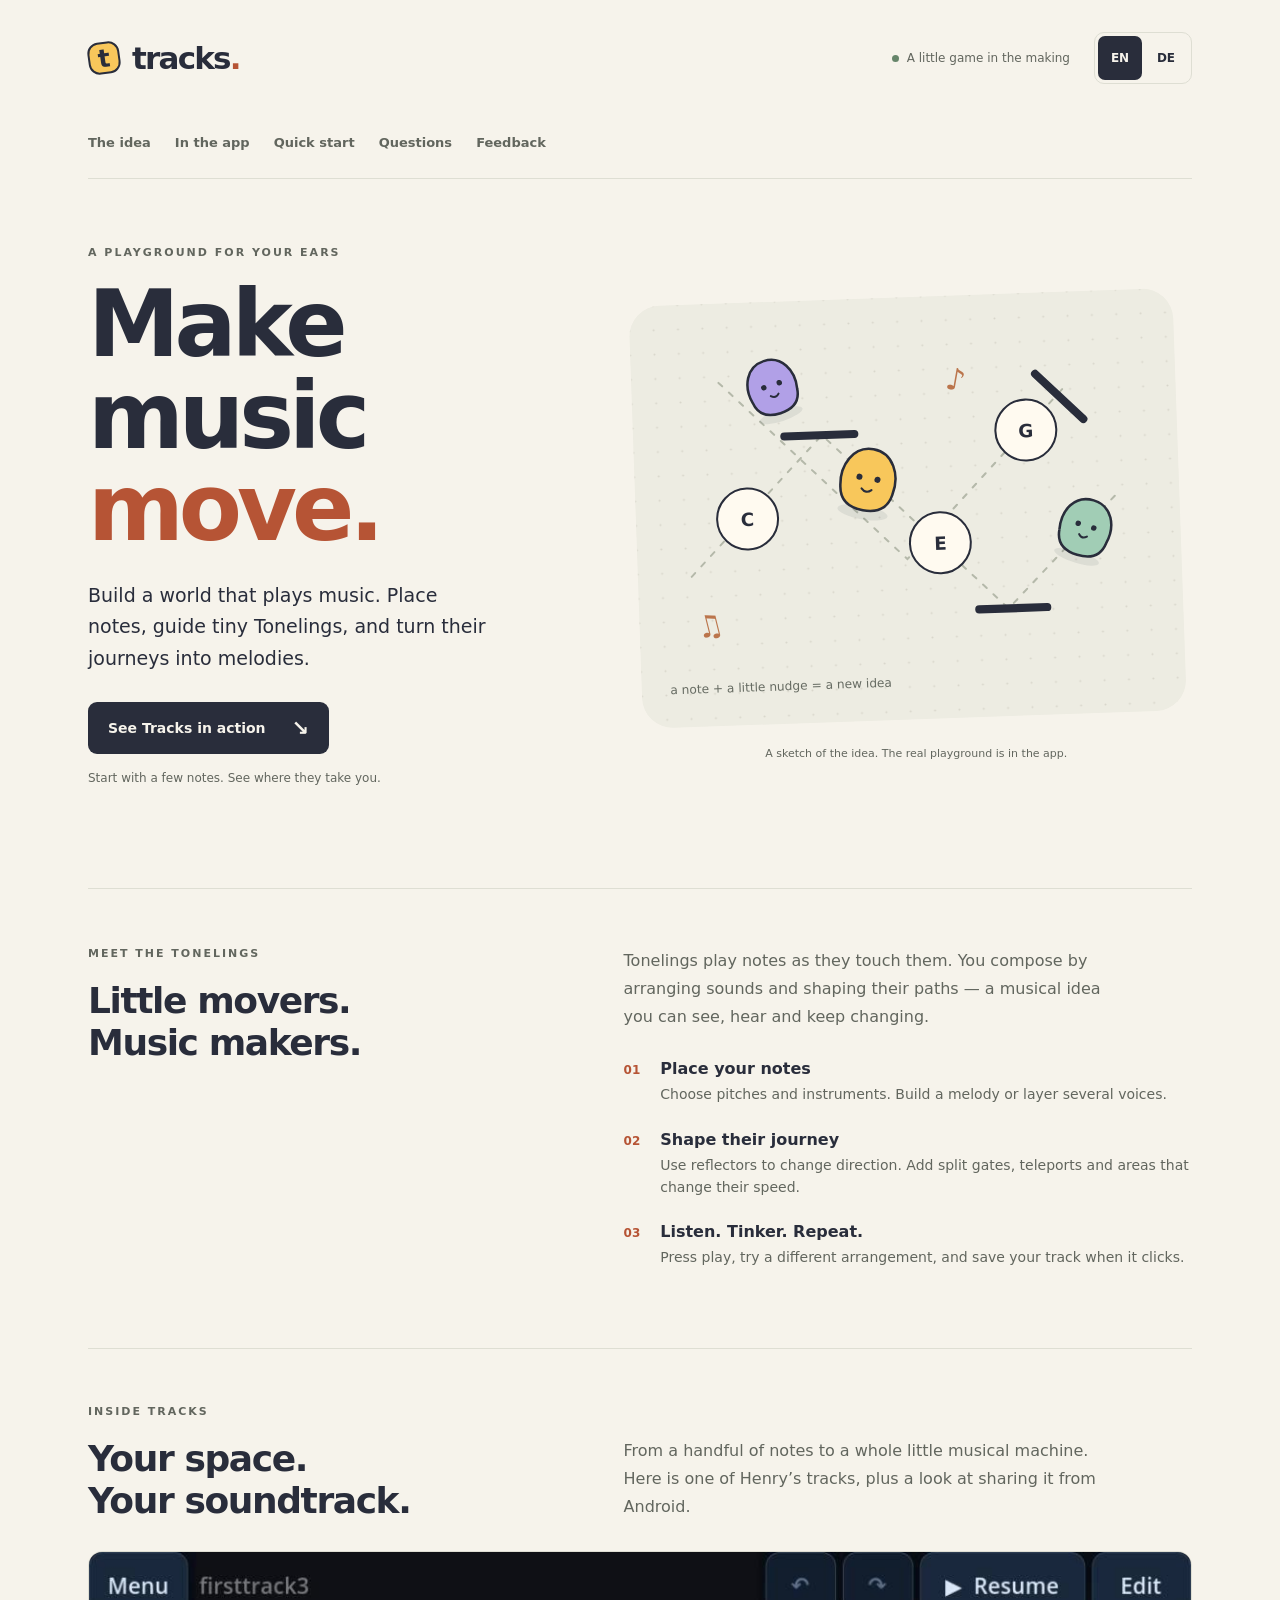
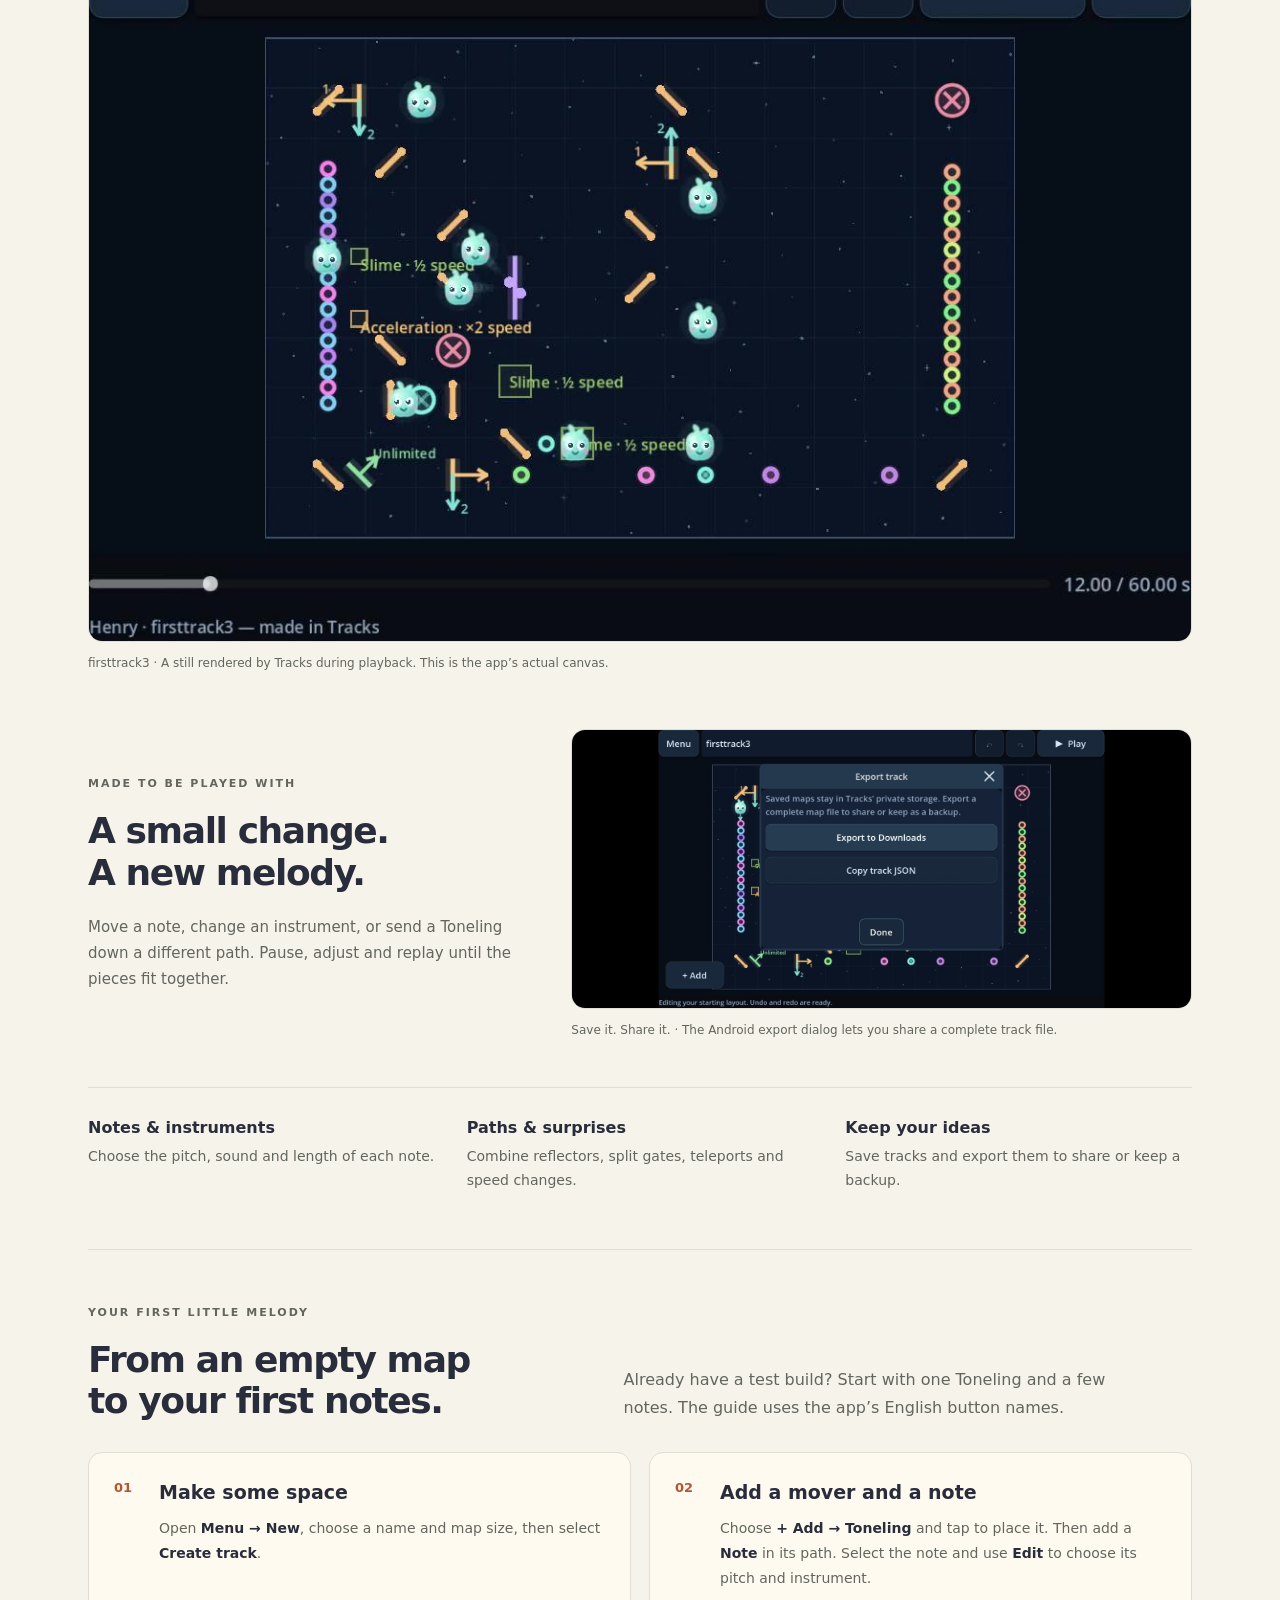
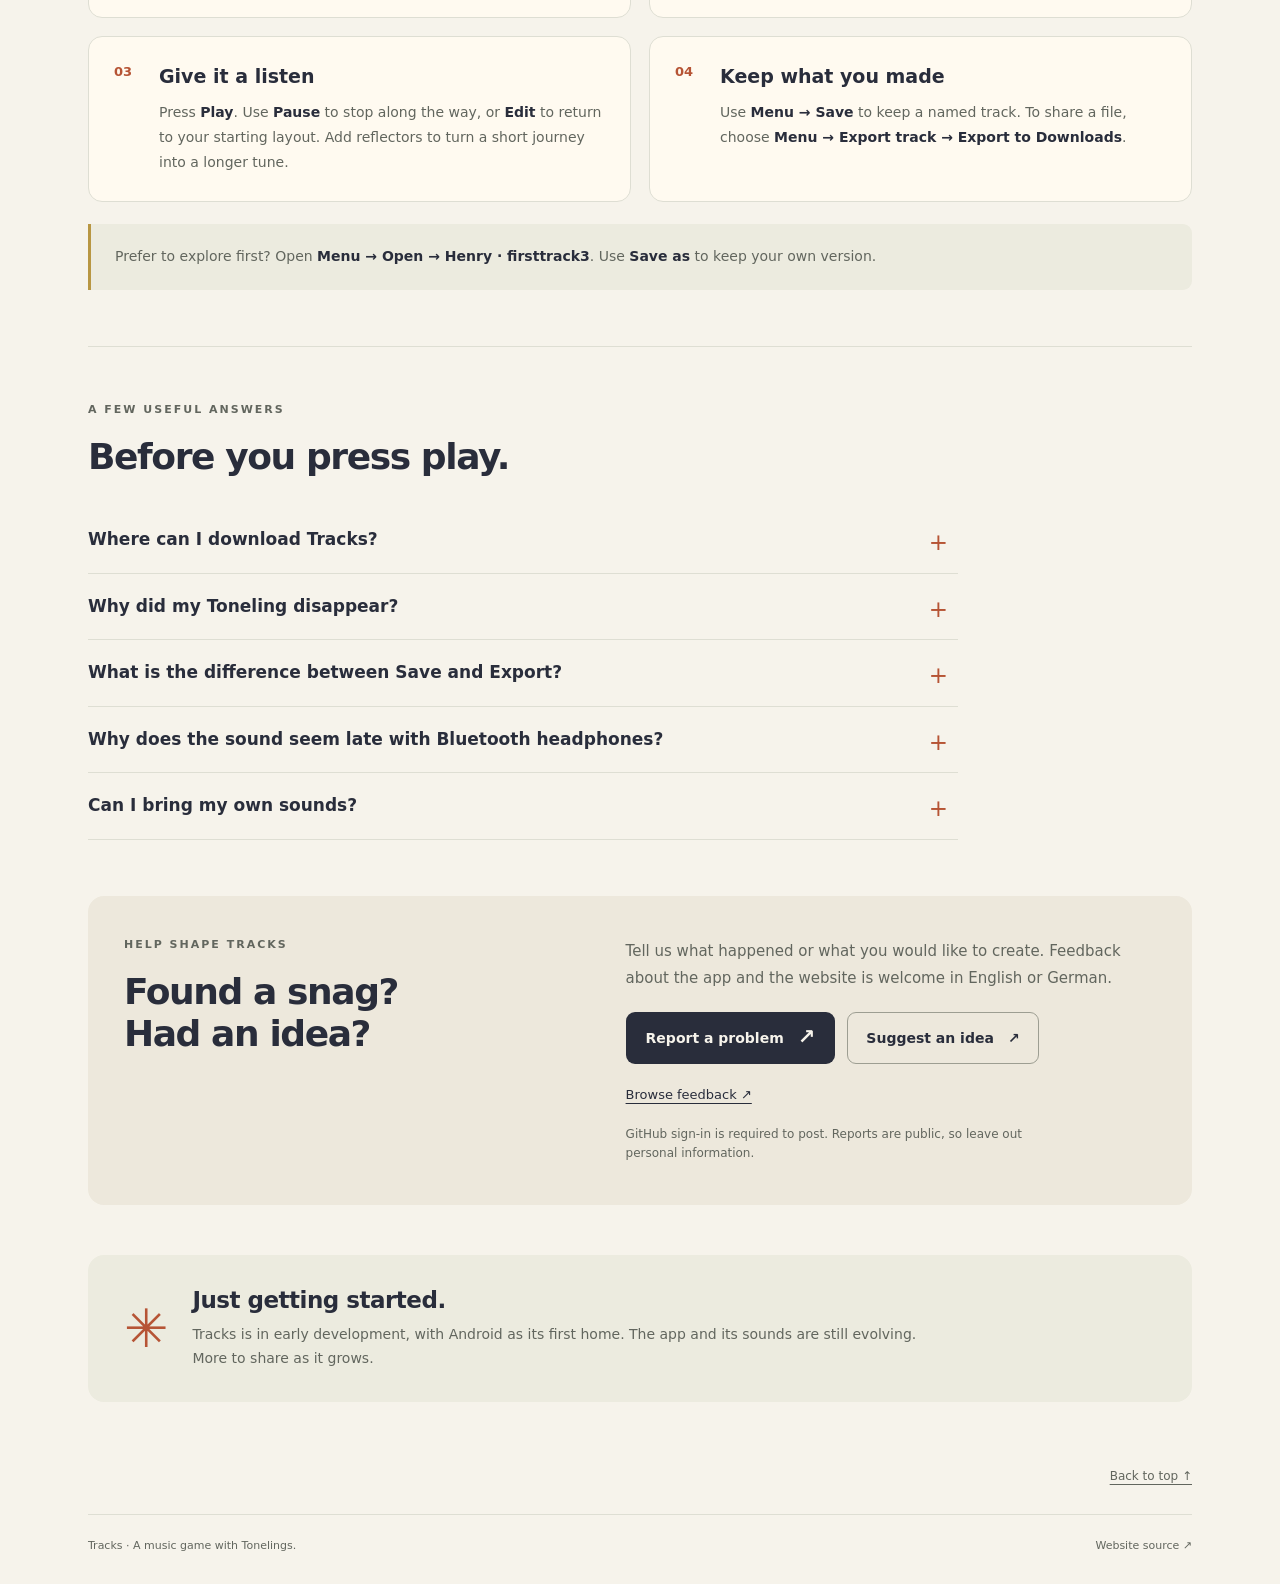
<file: index.html>
<!doctype html>
<html lang="en" data-language-entry="auto">
<head>
  <meta charset="utf-8">
  <meta name="viewport" content="width=device-width, initial-scale=1">
  <meta name="description" content="Build musical worlds with Tracks. Place notes, guide tiny Tonelings, and turn their journeys into melodies.">
  <meta name="theme-color" content="#f6f3eb">
  <title>Tracks — Make music move.</title>
  <link rel="canonical" href="https://pink-paper.github.io/tracks-website/en/">
  <link rel="alternate" hreflang="en" href="https://pink-paper.github.io/tracks-website/en/">
  <link rel="alternate" hreflang="de" href="https://pink-paper.github.io/tracks-website/de/">
  <link rel="alternate" hreflang="x-default" href="https://pink-paper.github.io/tracks-website/">
  <link rel="icon" href="./favicon.svg" type="image/svg+xml">
  <link rel="stylesheet" href="./styles.css?v=aa5c72224f31">
  <script src="./language.js"></script>
</head>
<body>
  <a class="skip" href="#main">Skip to content</a>
  <div class="page">
    <header>
      <a class="wordmark" href="./en/" aria-label="Tracks home"><span class="logo" aria-hidden="true">t</span>tracks<span class="period">.</span></a>
      <div class="header-tools"><span class="status"><span aria-hidden="true"></span>A little game in the making</span><nav class="languages" aria-label="Language"><a href="./en/" lang="en" hreflang="en" aria-label="English">EN</a><a href="./de/" lang="de" hreflang="de" aria-label="Deutsch">DE</a></nav></div>
    </header>
    <nav class="section-nav" aria-label="Explore Tracks"><a href="#how-it-works">The idea</a><a href="#inside">In the app</a><a href="#start">Quick start</a><a href="#questions">Questions</a><a href="#feedback">Feedback</a></nav>
    <main id="main" tabindex="-1">
      <section class="hero" aria-labelledby="title">
        <div class="intro"><p class="eyebrow">A playground for your ears</p><h1 id="title">Make music<br><span>move.</span></h1><p class="lede">Build a world that plays music. Place notes, guide tiny Tonelings, and turn their journeys into melodies.</p><a class="button" href="#inside">See Tracks in action <span aria-hidden="true">↘</span></a><p class="aside">Start with a few notes. See where they take you.</p></div>
        <figure class="playground">
          <svg viewBox="0 0 560 440" role="img" aria-labelledby="scene-title scene-description">
            <title id="scene-title">A little world of moving music</title>
            <desc id="scene-description">Three colourful Tonelings follow dotted paths between musical notes and reflectors. An illustration of the idea behind Tracks.</desc>
            <defs>
              <pattern id="dots" width="24" height="24" patternUnits="userSpaceOnUse"><circle cx="12" cy="12" r="1" fill="#d8d6cb"/></pattern>
            </defs>
            <rect x="12" y="12" width="536" height="416" rx="30" fill="#edece2"/>
            <rect x="12" y="12" width="536" height="416" rx="30" fill="url(#dots)"/>
            <path d="M65 280 L198 145 L376 322 L485 214" fill="none" stroke="#b5b9aa" stroke-width="2" stroke-dasharray="5 9" stroke-linecap="round"/>
            <path d="M98 90 L278 270 L442 102" fill="none" stroke="#b5b9aa" stroke-width="2" stroke-dasharray="5 9" stroke-linecap="round"/>
            <g stroke="#292d3b" stroke-width="8" stroke-linecap="round"><path d="M161 145 H230"/><path d="M347 322 H414"/><path d="M410 92 L456 138"/></g>
            <g fill="#fffaf0" stroke="#292d3b" stroke-width="2">
              <circle cx="122" cy="225" r="30"/><circle cx="311" cy="255" r="30"/><circle cx="399" cy="147" r="30"/>
            </g>
            <g fill="#292d3b" font-family="system-ui, sans-serif" font-size="18" font-weight="700" text-anchor="middle"><text x="122" y="232">C</text><text x="311" y="262">E</text><text x="399" y="154">G</text></g>
            <g transform="translate(242 191) rotate(12)">
              <ellipse cy="32" rx="25" ry="7" fill="#232737" opacity=".08"/>
              <path d="M-26 10 C-30-10-20-31 0-31 S30-10 26 10 Q23 30 0 30 Q-23 30-26 10" fill="#f8c75b" stroke="#292d3b" stroke-width="2.5"/>
              <circle cx="-9" cy="-2" r="3" fill="#292d3b"/><circle cx="9" cy="-2" r="3" fill="#292d3b"/>
              <path d="M-5 9 Q0 14 5 9" fill="none" stroke="#292d3b" stroke-width="2" stroke-linecap="round"/>
            </g>
            <g transform="translate(151 97) rotate(-16)">
              <ellipse cy="28" rx="22" ry="6" fill="#232737" opacity=".08"/>
              <path d="M-23 8 C-27-10-18-28 0-28 S27-10 23 8 Q21 26 0 26 Q-21 26-23 8" fill="#b1a0e7" stroke="#292d3b" stroke-width="2.5"/>
              <circle cx="-8" cy="-3" r="2.7" fill="#292d3b"/><circle cx="8" cy="-3" r="2.7" fill="#292d3b"/>
              <path d="M-4 7 Q0 11 4 7" fill="none" stroke="#292d3b" stroke-width="2" stroke-linecap="round"/>
            </g>
            <g transform="translate(454 246) rotate(19)">
              <ellipse cy="29" rx="23" ry="6" fill="#232737" opacity=".08"/>
              <path d="M-24 8 C-28-11-19-29 0-29 S28-11 24 8 Q22 27 0 27 Q-22 27-24 8" fill="#a1cdb5" stroke="#292d3b" stroke-width="2.5"/>
              <circle cx="-8" cy="-3" r="2.7" fill="#292d3b"/><circle cx="8" cy="-3" r="2.7" fill="#292d3b"/>
              <path d="M-4 7 Q0 11 4 7" fill="none" stroke="#292d3b" stroke-width="2" stroke-linecap="round"/>
            </g>
            <g fill="#666b62" font-family="system-ui, sans-serif" font-size="12"><text x="40" y="395">a note + a little nudge = a new idea</text></g>
            <g fill="#bb754c" font-family="system-ui, sans-serif" font-size="30"><text x="320" y="103" transform="rotate(12 320 103)">♪</text><text x="70" y="342" transform="rotate(-12 70 342)">♫</text></g>
          </svg>
          <figcaption>A sketch of the idea. The real playground is in the app.</figcaption>
        </figure>
      </section>
      <section id="how-it-works" class="how" aria-labelledby="how-title">
        <div class="section-heading"><p class="eyebrow">Meet the Tonelings</p><h2 id="how-title">Little movers.<br>Music makers.</h2></div>
        <div class="explanation"><p>Tonelings play notes as they touch them. You compose by arranging sounds and shaping their paths — a musical idea you can see, hear and keep changing.</p><ol><li><span class="step">01</span><div><h3>Place your notes</h3><p>Choose pitches and instruments. Build a melody or layer several voices.</p></div></li><li><span class="step">02</span><div><h3>Shape their journey</h3><p>Use reflectors to change direction. Add split gates, teleports and areas that change their speed.</p></div></li><li><span class="step">03</span><div><h3>Listen. Tinker. Repeat.</h3><p>Press play, try a different arrangement, and save your track when it clicks.</p></div></li></ol></div>
      </section>
      <section id="inside" class="inside" aria-labelledby="inside-title">
        <div class="gallery-heading"><div><p class="eyebrow">Inside Tracks</p><h2 id="inside-title">Your space.<br>Your soundtrack.</h2></div><p>From a handful of notes to a whole little musical machine. Here is one of Henry’s tracks, plus a look at sharing it from Android.</p></div>
        <figure class="app-shot"><a href="./assets/firsttrack3.jpg"><img src="./assets/firsttrack3.jpg" width="1152" height="720" loading="lazy" decoding="async" alt="App-rendered playback of firsttrack3: green Tonelings move between colourful notes, angled reflectors, split gates and speed-changing areas."></a><figcaption>firsttrack3 · A still rendered by Tracks during playback. This is the app’s actual canvas.</figcaption></figure>
        <div class="detail-grid"><div class="detail-copy"><p class="eyebrow">Made to be played with</p><h2>A small change.<br>A new melody.</h2><p>Move a note, change an instrument, or send a Toneling down a different path. Pause, adjust and replay until the pieces fit together.</p></div><figure class="app-shot export-shot"><a href="./assets/android-export.jpg"><img src="./assets/android-export.jpg" width="1536" height="691" loading="lazy" decoding="async" alt="Tracks on Android with the Export track dialog open, offering Export to Downloads and Copy track JSON."></a><figcaption>Save it. Share it. · The Android export dialog lets you share a complete track file.</figcaption></figure></div>
        <div class="features"><article><h3>Notes & instruments</h3><p>Choose the pitch, sound and length of each note.</p></article><article><h3>Paths & surprises</h3><p>Combine reflectors, split gates, teleports and speed changes.</p></article><article><h3>Keep your ideas</h3><p>Save tracks and export them to share or keep a backup.</p></article></div>
      </section>
      <section id="start" class="getting-started" aria-labelledby="start-title">
        <div class="gallery-heading"><div><p class="eyebrow">Your first little melody</p><h2 id="start-title">From an empty map<br>to your first notes.</h2></div><p>Already have a test build? Start with one Toneling and a few notes. The guide uses the app’s English button names.</p></div>
        <div class="guide-grid"><article class="guide-card"><span class="guide-number" aria-hidden="true">01</span><h3>Make some space</h3><p>Open <strong>Menu → New</strong>, choose a name and map size, then select <strong>Create track</strong>.</p></article><article class="guide-card"><span class="guide-number" aria-hidden="true">02</span><h3>Add a mover and a note</h3><p>Choose <strong>+ Add → Toneling</strong> and tap to place it. Then add a <strong>Note</strong> in its path. Select the note and use <strong>Edit</strong> to choose its pitch and instrument.</p></article><article class="guide-card"><span class="guide-number" aria-hidden="true">03</span><h3>Give it a listen</h3><p>Press <strong>Play</strong>. Use <strong>Pause</strong> to stop along the way, or <strong>Edit</strong> to return to your starting layout. Add reflectors to turn a short journey into a longer tune.</p></article><article class="guide-card"><span class="guide-number" aria-hidden="true">04</span><h3>Keep what you made</h3><p>Use <strong>Menu → Save</strong> to keep a named track. To share a file, choose <strong>Menu → Export track → Export to Downloads</strong>.</p></article></div><p class="example-tip">Prefer to explore first? Open <strong>Menu → Open → Henry · firsttrack3</strong>. Use <strong>Save as</strong> to keep your own version.</p>
      </section>
      <section id="questions" class="questions" aria-labelledby="questions-title">
        <p class="eyebrow">A few useful answers</p><h2 id="questions-title">Before you press play.</h2><div class="faq-list"><details><summary>Where can I download Tracks?</summary><div class="answer"><p>Tracks is currently being developed and tested privately, primarily on Android. There is no public download on this website yet.</p></div></details><details><summary>Why did my Toneling disappear?</summary><div class="answer"><p>A Toneling leaves the performance when it crosses the map boundary. The edges do not bounce it back. Place reflectors if you want to keep it inside.</p></div></details><details><summary>What is the difference between Save and Export?</summary><div class="answer"><p><strong>Save</strong> keeps a track in the app’s own storage so you can open it again. <strong>Export track</strong> creates a separate file for sharing or backup. On supported Android versions, look in <strong>Downloads/Tracks</strong>.</p></div></details><details><summary>Why does the sound seem late with Bluetooth headphones?</summary><div class="answer"><p>Bluetooth can add noticeable delay. Try the phone speaker to compare. In <strong>Menu → Settings</strong>, <strong>Screen delay (ms)</strong> can align the animation with the sound; it does not reduce the headphones’ audio delay.</p></div></details><details><summary>Can I bring my own sounds?</summary><div class="answer"><p>Importing your own sounds is planned, but is not available in the current test version.</p></div></details></div>
      </section>
      <section id="feedback" class="feedback" aria-labelledby="feedback-title">
        <div><p class="eyebrow">Help shape Tracks</p><h2 id="feedback-title">Found a snag?<br>Had an idea?</h2></div>
        <div><p>Tell us what happened or what you would like to create. Feedback about the app and the website is welcome in English or German.</p><div class="feedback-actions"><a class="button" href="https://github.com/pink-paper/tracks-website/issues/new?template=bug_report.yml">Report a problem <span aria-hidden="true">↗</span></a><a class="secondary-button" href="https://github.com/pink-paper/tracks-website/issues/new?template=idea.yml">Suggest an idea <span aria-hidden="true">↗</span></a></div><a class="browse-feedback" href="https://github.com/pink-paper/tracks-website/issues">Browse feedback ↗</a><p class="feedback-note">GitHub sign-in is required to post. Reports are public, so leave out personal information.</p></div>
      </section>
      <section class="coming" aria-labelledby="coming-title"><span class="spark" aria-hidden="true">✳</span><div><h2 id="coming-title">Just getting started.</h2><p>Tracks is in early development, with Android as its first home. The app and its sounds are still evolving. More to share as it grows.</p></div></section>
    </main>
    <p class="back-top"><a href="#main">Back to top ↑</a></p>
    <footer><span>Tracks <span aria-hidden="true">·</span> A music game with Tonelings.</span><a href="https://github.com/pink-paper/tracks-website">Website source <span aria-hidden="true">↗</span></a></footer>
  </div>
</body>
</html>
</file>
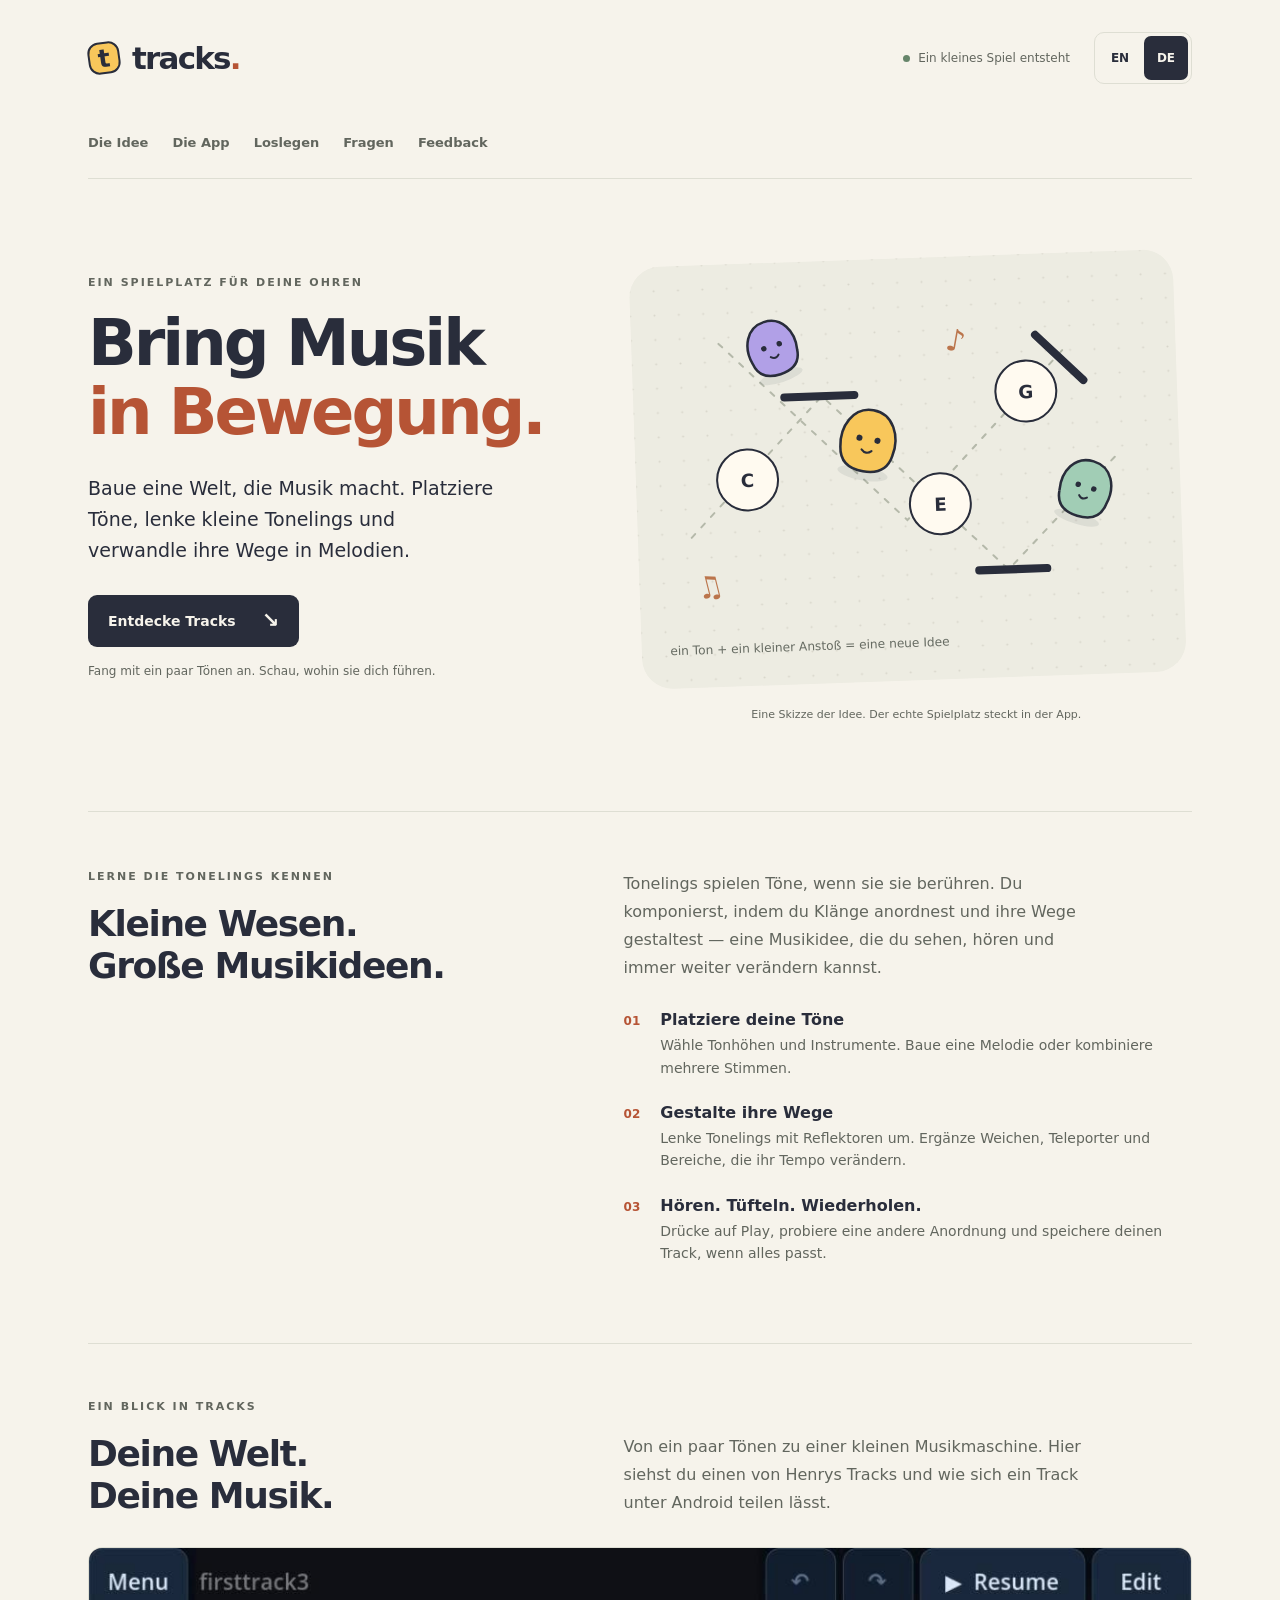
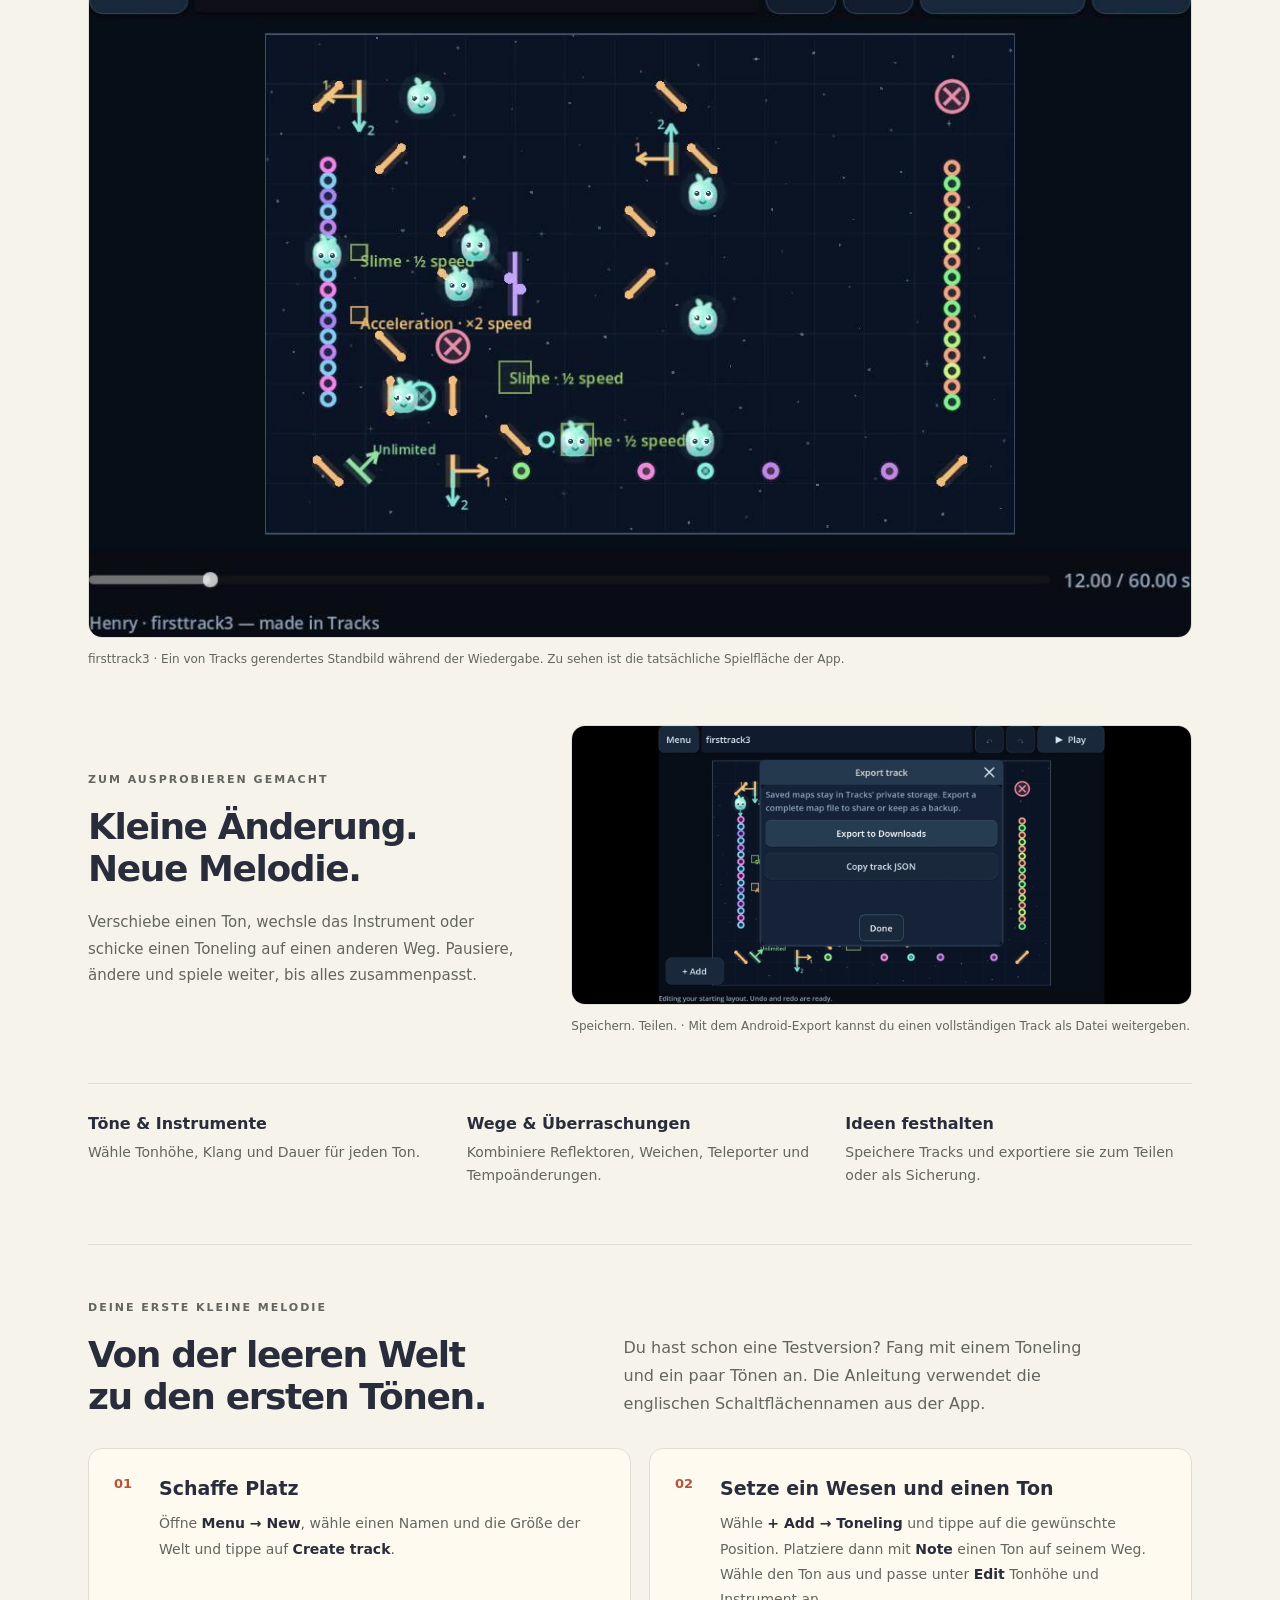
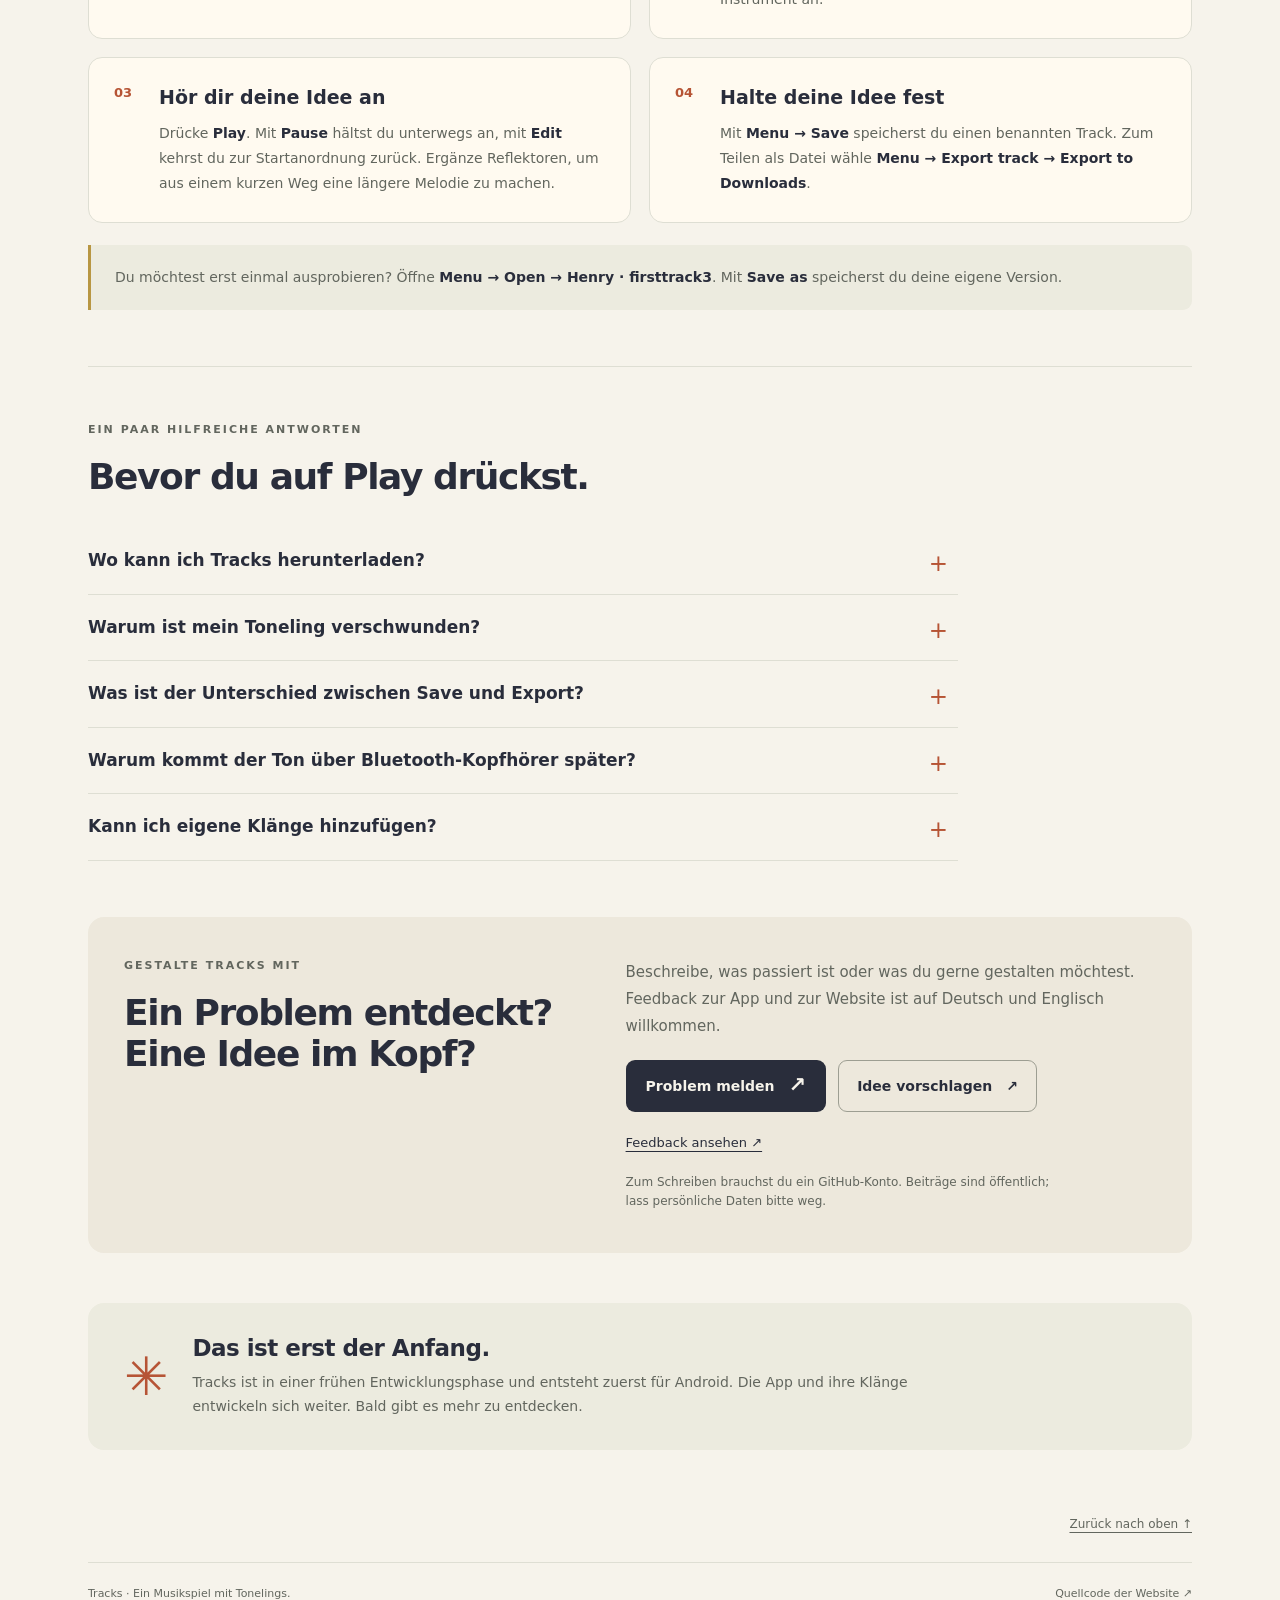
<file: de/index.html>
<!doctype html>
<html lang="de" data-language-entry="explicit">
<head>
  <meta charset="utf-8">
  <meta name="viewport" content="width=device-width, initial-scale=1">
  <meta name="description" content="Baue musikalische Welten mit Tracks. Platziere Töne, lenke kleine Tonelings und verwandle ihre Wege in Melodien.">
  <meta name="theme-color" content="#f6f3eb">
  <title>Tracks — Bring Musik in Bewegung.</title>
  <link rel="canonical" href="https://pink-paper.github.io/tracks-website/de/">
  <link rel="alternate" hreflang="en" href="https://pink-paper.github.io/tracks-website/en/">
  <link rel="alternate" hreflang="de" href="https://pink-paper.github.io/tracks-website/de/">
  <link rel="alternate" hreflang="x-default" href="https://pink-paper.github.io/tracks-website/">
  <link rel="icon" href="../favicon.svg" type="image/svg+xml">
  <link rel="stylesheet" href="../styles.css?v=aa5c72224f31">
  <script src="../language.js"></script>
</head>
<body>
  <a class="skip" href="#main">Zum Inhalt springen</a>
  <div class="page">
    <header>
      <a class="wordmark" href="../de/" aria-label="Tracks Startseite"><span class="logo" aria-hidden="true">t</span>tracks<span class="period">.</span></a>
      <div class="header-tools"><span class="status"><span aria-hidden="true"></span>Ein kleines Spiel entsteht</span><nav class="languages" aria-label="Sprache"><a href="../en/" lang="en" hreflang="en" aria-label="English">EN</a><a href="../de/" lang="de" hreflang="de" aria-label="Deutsch" aria-current="page">DE</a></nav></div>
    </header>
    <nav class="section-nav" aria-label="Tracks entdecken"><a href="#how-it-works">Die Idee</a><a href="#inside">Die App</a><a href="#start">Loslegen</a><a href="#questions">Fragen</a><a href="#feedback">Feedback</a></nav>
    <main id="main" tabindex="-1">
      <section class="hero" aria-labelledby="title">
        <div class="intro"><p class="eyebrow">Ein Spielplatz für deine Ohren</p><h1 id="title">Bring Musik<br><span>in Bewegung.</span></h1><p class="lede">Baue eine Welt, die Musik macht. Platziere Töne, lenke kleine Tonelings und verwandle ihre Wege in Melodien.</p><a class="button" href="#inside">Entdecke Tracks <span aria-hidden="true">↘</span></a><p class="aside">Fang mit ein paar Tönen an. Schau, wohin sie dich führen.</p></div>
        <figure class="playground">
          <svg viewBox="0 0 560 440" role="img" aria-labelledby="scene-title scene-description">
            <title id="scene-title">Eine kleine Welt voller bewegter Musik</title>
            <desc id="scene-description">Drei bunte Tonelings folgen gepunkteten Wegen zwischen Tönen und Reflektoren. Eine Illustration der Idee hinter Tracks.</desc>
            <defs>
              <pattern id="dots" width="24" height="24" patternUnits="userSpaceOnUse"><circle cx="12" cy="12" r="1" fill="#d8d6cb"/></pattern>
            </defs>
            <rect x="12" y="12" width="536" height="416" rx="30" fill="#edece2"/>
            <rect x="12" y="12" width="536" height="416" rx="30" fill="url(#dots)"/>
            <path d="M65 280 L198 145 L376 322 L485 214" fill="none" stroke="#b5b9aa" stroke-width="2" stroke-dasharray="5 9" stroke-linecap="round"/>
            <path d="M98 90 L278 270 L442 102" fill="none" stroke="#b5b9aa" stroke-width="2" stroke-dasharray="5 9" stroke-linecap="round"/>
            <g stroke="#292d3b" stroke-width="8" stroke-linecap="round"><path d="M161 145 H230"/><path d="M347 322 H414"/><path d="M410 92 L456 138"/></g>
            <g fill="#fffaf0" stroke="#292d3b" stroke-width="2">
              <circle cx="122" cy="225" r="30"/><circle cx="311" cy="255" r="30"/><circle cx="399" cy="147" r="30"/>
            </g>
            <g fill="#292d3b" font-family="system-ui, sans-serif" font-size="18" font-weight="700" text-anchor="middle"><text x="122" y="232">C</text><text x="311" y="262">E</text><text x="399" y="154">G</text></g>
            <g transform="translate(242 191) rotate(12)">
              <ellipse cy="32" rx="25" ry="7" fill="#232737" opacity=".08"/>
              <path d="M-26 10 C-30-10-20-31 0-31 S30-10 26 10 Q23 30 0 30 Q-23 30-26 10" fill="#f8c75b" stroke="#292d3b" stroke-width="2.5"/>
              <circle cx="-9" cy="-2" r="3" fill="#292d3b"/><circle cx="9" cy="-2" r="3" fill="#292d3b"/>
              <path d="M-5 9 Q0 14 5 9" fill="none" stroke="#292d3b" stroke-width="2" stroke-linecap="round"/>
            </g>
            <g transform="translate(151 97) rotate(-16)">
              <ellipse cy="28" rx="22" ry="6" fill="#232737" opacity=".08"/>
              <path d="M-23 8 C-27-10-18-28 0-28 S27-10 23 8 Q21 26 0 26 Q-21 26-23 8" fill="#b1a0e7" stroke="#292d3b" stroke-width="2.5"/>
              <circle cx="-8" cy="-3" r="2.7" fill="#292d3b"/><circle cx="8" cy="-3" r="2.7" fill="#292d3b"/>
              <path d="M-4 7 Q0 11 4 7" fill="none" stroke="#292d3b" stroke-width="2" stroke-linecap="round"/>
            </g>
            <g transform="translate(454 246) rotate(19)">
              <ellipse cy="29" rx="23" ry="6" fill="#232737" opacity=".08"/>
              <path d="M-24 8 C-28-11-19-29 0-29 S28-11 24 8 Q22 27 0 27 Q-22 27-24 8" fill="#a1cdb5" stroke="#292d3b" stroke-width="2.5"/>
              <circle cx="-8" cy="-3" r="2.7" fill="#292d3b"/><circle cx="8" cy="-3" r="2.7" fill="#292d3b"/>
              <path d="M-4 7 Q0 11 4 7" fill="none" stroke="#292d3b" stroke-width="2" stroke-linecap="round"/>
            </g>
            <g fill="#666b62" font-family="system-ui, sans-serif" font-size="12"><text x="40" y="395">ein Ton + ein kleiner Anstoß = eine neue Idee</text></g>
            <g fill="#bb754c" font-family="system-ui, sans-serif" font-size="30"><text x="320" y="103" transform="rotate(12 320 103)">♪</text><text x="70" y="342" transform="rotate(-12 70 342)">♫</text></g>
          </svg>
          <figcaption>Eine Skizze der Idee. Der echte Spielplatz steckt in der App.</figcaption>
        </figure>
      </section>
      <section id="how-it-works" class="how" aria-labelledby="how-title">
        <div class="section-heading"><p class="eyebrow">Lerne die Tonelings kennen</p><h2 id="how-title">Kleine Wesen.<br>Große Musikideen.</h2></div>
        <div class="explanation"><p>Tonelings spielen Töne, wenn sie sie berühren. Du komponierst, indem du Klänge anordnest und ihre Wege gestaltest — eine Musikidee, die du sehen, hören und immer weiter verändern kannst.</p><ol><li><span class="step">01</span><div><h3>Platziere deine Töne</h3><p>Wähle Tonhöhen und Instrumente. Baue eine Melodie oder kombiniere mehrere Stimmen.</p></div></li><li><span class="step">02</span><div><h3>Gestalte ihre Wege</h3><p>Lenke Tonelings mit Reflektoren um. Ergänze Weichen, Teleporter und Bereiche, die ihr Tempo verändern.</p></div></li><li><span class="step">03</span><div><h3>Hören. Tüfteln. Wiederholen.</h3><p>Drücke auf Play, probiere eine andere Anordnung und speichere deinen Track, wenn alles passt.</p></div></li></ol></div>
      </section>
      <section id="inside" class="inside" aria-labelledby="inside-title">
        <div class="gallery-heading"><div><p class="eyebrow">Ein Blick in Tracks</p><h2 id="inside-title">Deine Welt.<br>Deine Musik.</h2></div><p>Von ein paar Tönen zu einer kleinen Musikmaschine. Hier siehst du einen von Henrys Tracks und wie sich ein Track unter Android teilen lässt.</p></div>
        <figure class="app-shot"><a href="../assets/firsttrack3.jpg"><img src="../assets/firsttrack3.jpg" width="1152" height="720" loading="lazy" decoding="async" alt="Von der App gerenderte Wiedergabe von firsttrack3: Grüne Tonelings bewegen sich zwischen bunten Tönen, schrägen Reflektoren, Weichen und Bereichen mit verändertem Tempo."></a><figcaption>firsttrack3 · Ein von Tracks gerendertes Standbild während der Wiedergabe. Zu sehen ist die tatsächliche Spielfläche der App.</figcaption></figure>
        <div class="detail-grid"><div class="detail-copy"><p class="eyebrow">Zum Ausprobieren gemacht</p><h2>Kleine Änderung.<br>Neue Melodie.</h2><p>Verschiebe einen Ton, wechsle das Instrument oder schicke einen Toneling auf einen anderen Weg. Pausiere, ändere und spiele weiter, bis alles zusammenpasst.</p></div><figure class="app-shot export-shot"><a href="../assets/android-export.jpg"><img src="../assets/android-export.jpg" width="1536" height="691" loading="lazy" decoding="async" alt="Tracks unter Android mit geöffnetem Track-Export. Zur Auswahl stehen der Export in den Downloads-Ordner und das Kopieren des Tracks als JSON."></a><figcaption>Speichern. Teilen. · Mit dem Android-Export kannst du einen vollständigen Track als Datei weitergeben.</figcaption></figure></div>
        <div class="features"><article><h3>Töne & Instrumente</h3><p>Wähle Tonhöhe, Klang und Dauer für jeden Ton.</p></article><article><h3>Wege & Überraschungen</h3><p>Kombiniere Reflektoren, Weichen, Teleporter und Tempoänderungen.</p></article><article><h3>Ideen festhalten</h3><p>Speichere Tracks und exportiere sie zum Teilen oder als Sicherung.</p></article></div>
      </section>
      <section id="start" class="getting-started" aria-labelledby="start-title">
        <div class="gallery-heading"><div><p class="eyebrow">Deine erste kleine Melodie</p><h2 id="start-title">Von der leeren Welt<br>zu den ersten Tönen.</h2></div><p>Du hast schon eine Testversion? Fang mit einem Toneling und ein paar Tönen an. Die Anleitung verwendet die englischen Schaltflächennamen aus der App.</p></div>
        <div class="guide-grid"><article class="guide-card"><span class="guide-number" aria-hidden="true">01</span><h3>Schaffe Platz</h3><p>Öffne <strong>Menu → New</strong>, wähle einen Namen und die Größe der Welt und tippe auf <strong>Create track</strong>.</p></article><article class="guide-card"><span class="guide-number" aria-hidden="true">02</span><h3>Setze ein Wesen und einen Ton</h3><p>Wähle <strong>+ Add → Toneling</strong> und tippe auf die gewünschte Position. Platziere dann mit <strong>Note</strong> einen Ton auf seinem Weg. Wähle den Ton aus und passe unter <strong>Edit</strong> Tonhöhe und Instrument an.</p></article><article class="guide-card"><span class="guide-number" aria-hidden="true">03</span><h3>Hör dir deine Idee an</h3><p>Drücke <strong>Play</strong>. Mit <strong>Pause</strong> hältst du unterwegs an, mit <strong>Edit</strong> kehrst du zur Startanordnung zurück. Ergänze Reflektoren, um aus einem kurzen Weg eine längere Melodie zu machen.</p></article><article class="guide-card"><span class="guide-number" aria-hidden="true">04</span><h3>Halte deine Idee fest</h3><p>Mit <strong>Menu → Save</strong> speicherst du einen benannten Track. Zum Teilen als Datei wähle <strong>Menu → Export track → Export to Downloads</strong>.</p></article></div><p class="example-tip">Du möchtest erst einmal ausprobieren? Öffne <strong>Menu → Open → Henry · firsttrack3</strong>. Mit <strong>Save as</strong> speicherst du deine eigene Version.</p>
      </section>
      <section id="questions" class="questions" aria-labelledby="questions-title">
        <p class="eyebrow">Ein paar hilfreiche Antworten</p><h2 id="questions-title">Bevor du auf Play drückst.</h2><div class="faq-list"><details><summary>Wo kann ich Tracks herunterladen?</summary><div class="answer"><p>Tracks wird derzeit privat entwickelt und getestet, vor allem auf Android. Auf dieser Website gibt es noch keinen öffentlichen Download.</p></div></details><details><summary>Warum ist mein Toneling verschwunden?</summary><div class="answer"><p>Ein Toneling verlässt die Wiedergabe, wenn es den Rand der Welt überschreitet. Die Ränder werfen es nicht zurück. Platziere Reflektoren, wenn es innerhalb der Welt bleiben soll.</p></div></details><details><summary>Was ist der Unterschied zwischen Save und Export?</summary><div class="answer"><p><strong>Save</strong> speichert einen Track im eigenen Speicherbereich der App, damit du ihn wieder öffnen kannst. <strong>Export track</strong> erstellt eine separate Datei zum Teilen oder Sichern. Unter unterstützten Android-Versionen findest du sie in <strong>Downloads/Tracks</strong>.</p></div></details><details><summary>Warum kommt der Ton über Bluetooth-Kopfhörer später?</summary><div class="answer"><p>Bluetooth kann eine spürbare Verzögerung verursachen. Vergleiche die Wiedergabe mit dem Handylautsprecher. Unter <strong>Menu → Settings</strong> kannst du mit <strong>Screen delay (ms)</strong> die Animation an den Ton anpassen; die Audioverzögerung der Kopfhörer wird dadurch nicht kleiner.</p></div></details><details><summary>Kann ich eigene Klänge hinzufügen?</summary><div class="answer"><p>Der Import eigener Klänge ist geplant, aber in der aktuellen Testversion noch nicht verfügbar.</p></div></details></div>
      </section>
      <section id="feedback" class="feedback" aria-labelledby="feedback-title">
        <div><p class="eyebrow">Gestalte Tracks mit</p><h2 id="feedback-title">Ein Problem entdeckt?<br>Eine Idee im Kopf?</h2></div>
        <div><p>Beschreibe, was passiert ist oder was du gerne gestalten möchtest. Feedback zur App und zur Website ist auf Deutsch und Englisch willkommen.</p><div class="feedback-actions"><a class="button" href="https://github.com/pink-paper/tracks-website/issues/new?template=bug_report.yml">Problem melden <span aria-hidden="true">↗</span></a><a class="secondary-button" href="https://github.com/pink-paper/tracks-website/issues/new?template=idea.yml">Idee vorschlagen <span aria-hidden="true">↗</span></a></div><a class="browse-feedback" href="https://github.com/pink-paper/tracks-website/issues">Feedback ansehen ↗</a><p class="feedback-note">Zum Schreiben brauchst du ein GitHub-Konto. Beiträge sind öffentlich; lass persönliche Daten bitte weg.</p></div>
      </section>
      <section class="coming" aria-labelledby="coming-title"><span class="spark" aria-hidden="true">✳</span><div><h2 id="coming-title">Das ist erst der Anfang.</h2><p>Tracks ist in einer frühen Entwicklungsphase und entsteht zuerst für Android. Die App und ihre Klänge entwickeln sich weiter. Bald gibt es mehr zu entdecken.</p></div></section>
    </main>
    <p class="back-top"><a href="#main">Zurück nach oben ↑</a></p>
    <footer><span>Tracks <span aria-hidden="true">·</span> Ein Musikspiel mit Tonelings.</span><a href="https://github.com/pink-paper/tracks-website">Quellcode der Website <span aria-hidden="true">↗</span></a></footer>
  </div>
</body>
</html>
</file>
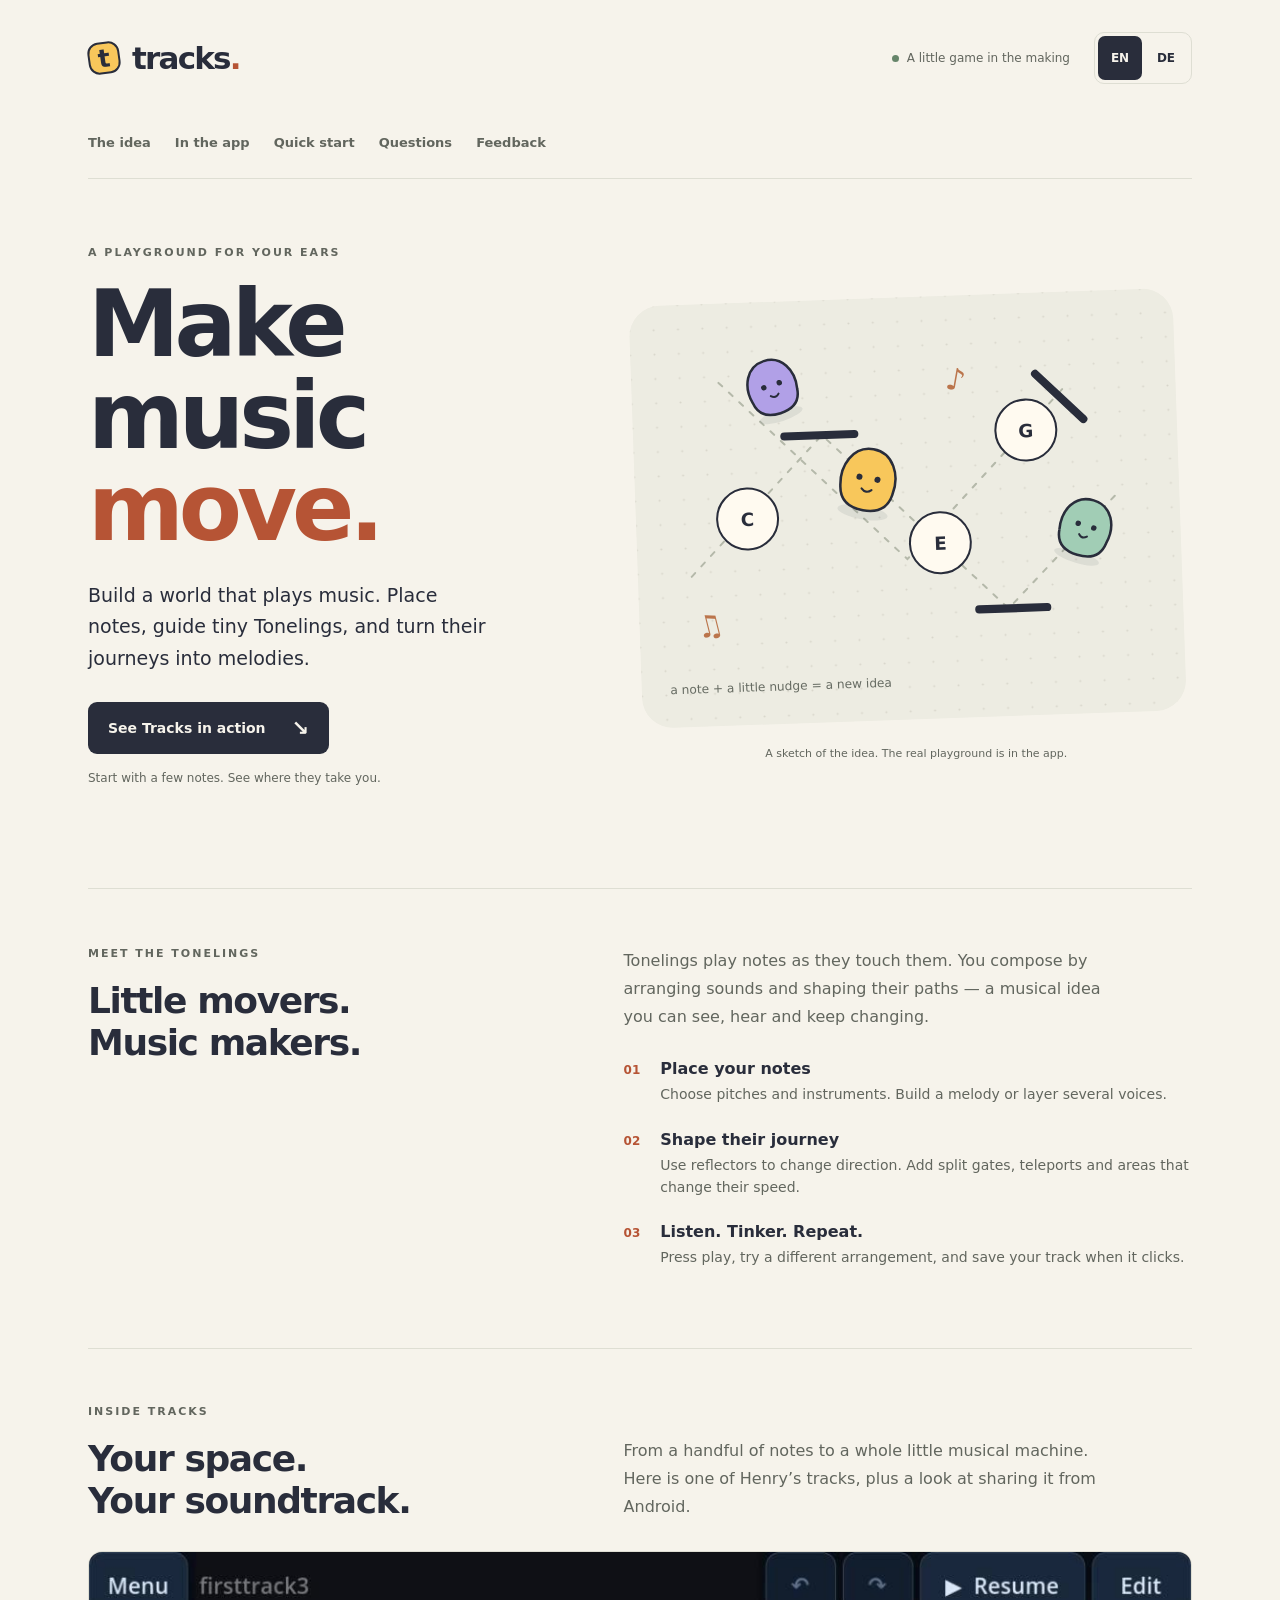
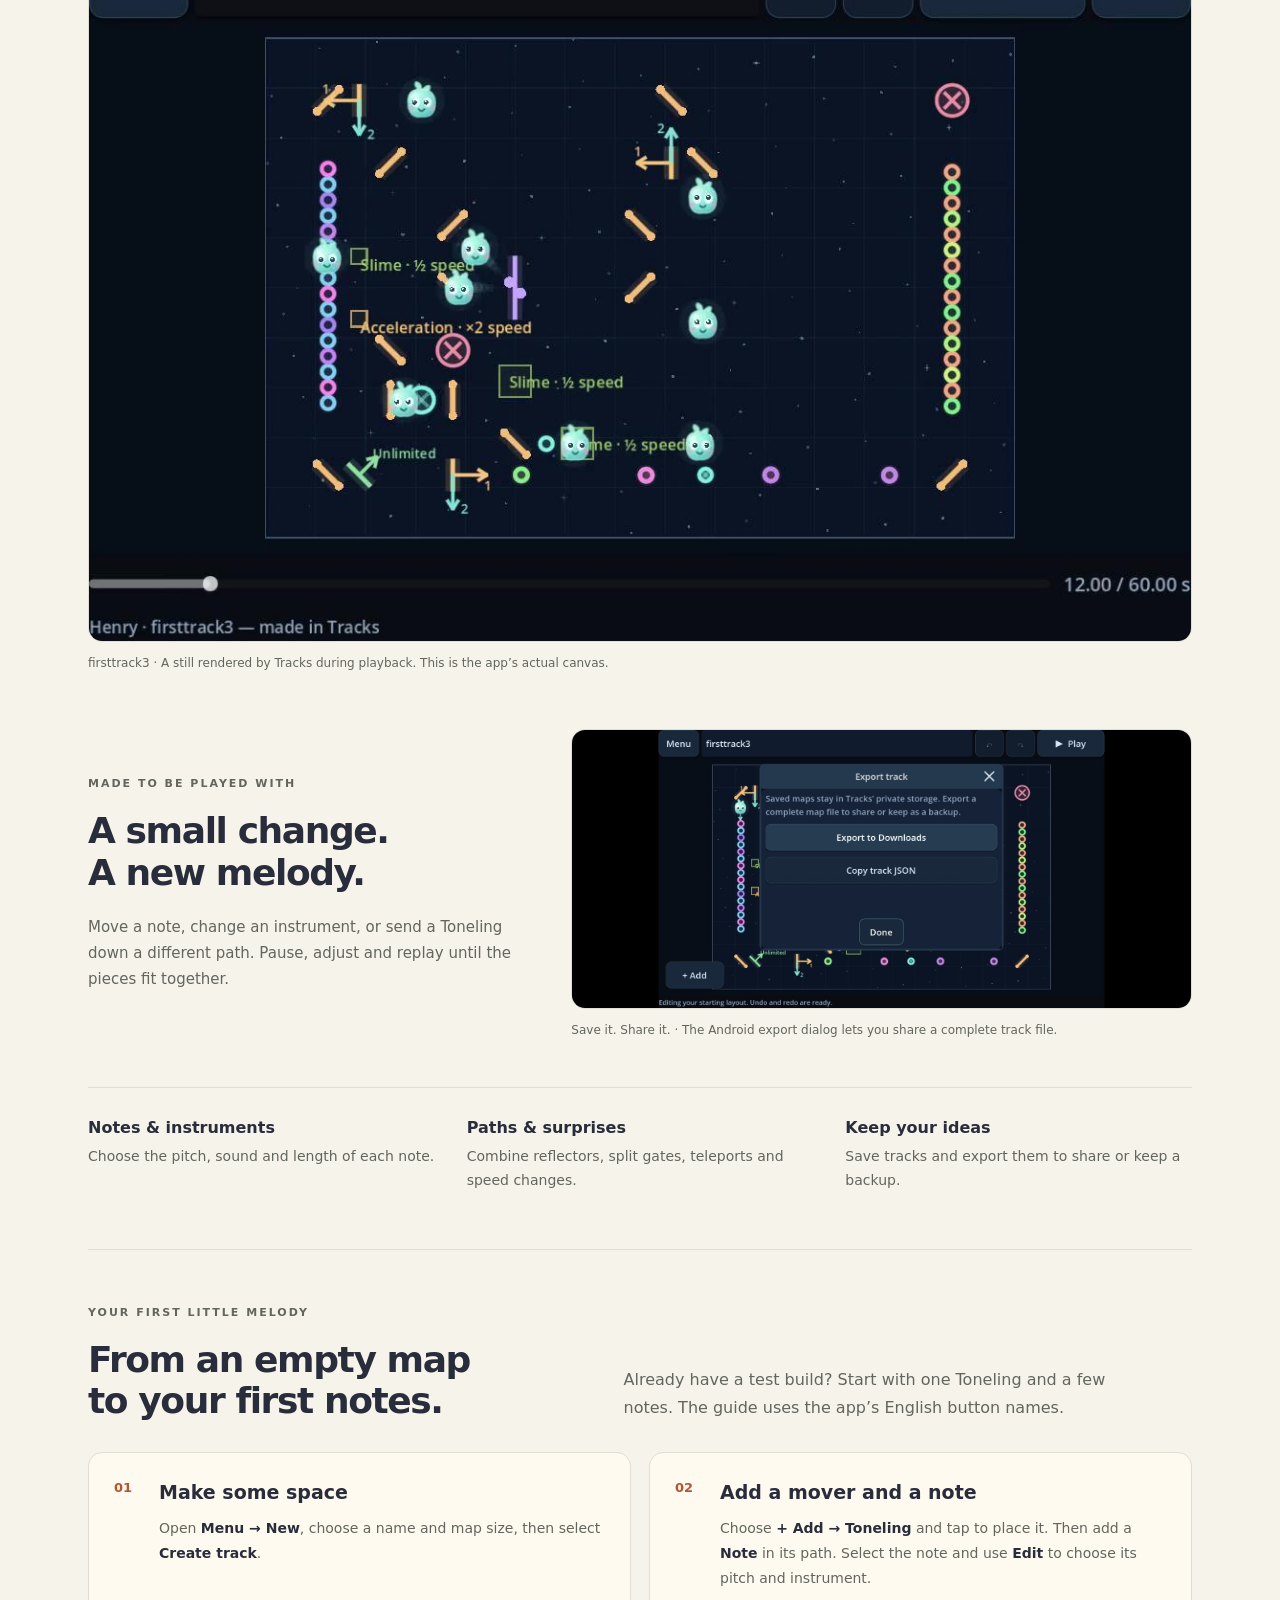
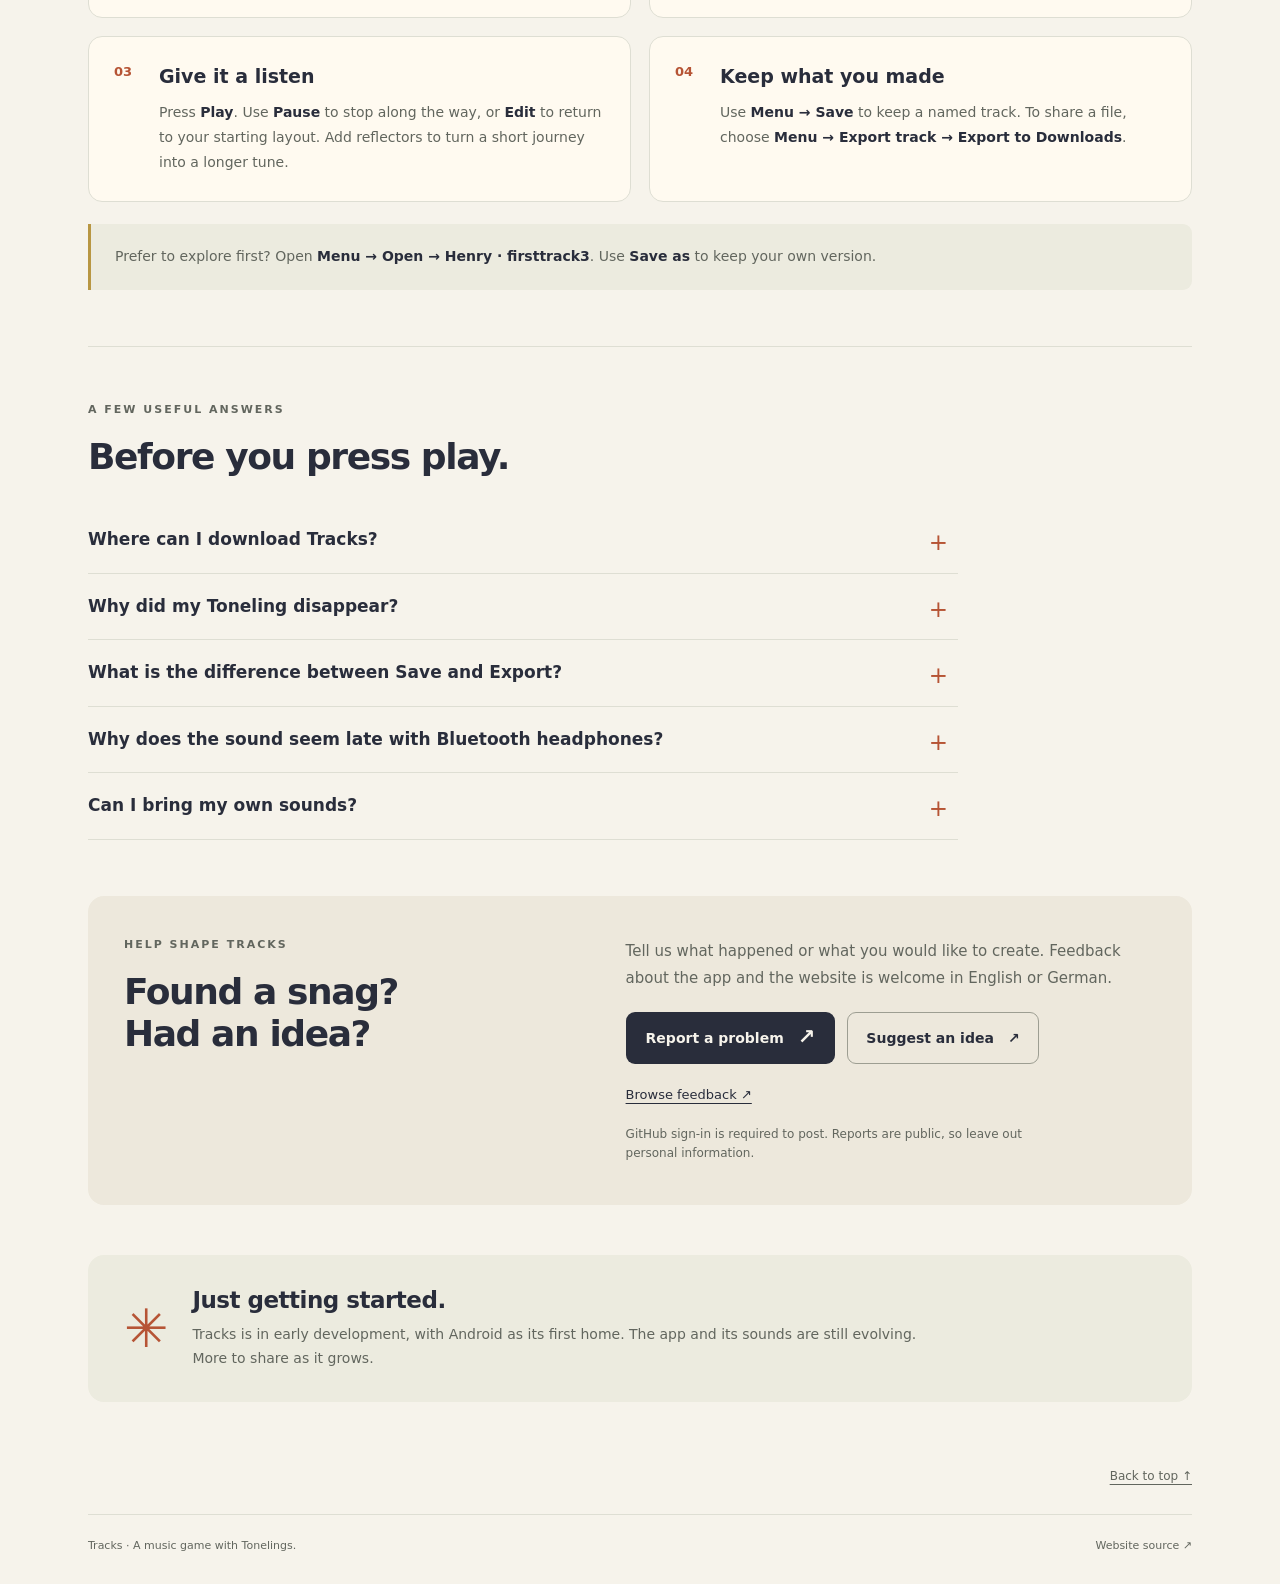
<file: en/index.html>
<!doctype html>
<html lang="en" data-language-entry="explicit">
<head>
  <meta charset="utf-8">
  <meta name="viewport" content="width=device-width, initial-scale=1">
  <meta name="description" content="Build musical worlds with Tracks. Place notes, guide tiny Tonelings, and turn their journeys into melodies.">
  <meta name="theme-color" content="#f6f3eb">
  <title>Tracks — Make music move.</title>
  <link rel="canonical" href="https://pink-paper.github.io/tracks-website/en/">
  <link rel="alternate" hreflang="en" href="https://pink-paper.github.io/tracks-website/en/">
  <link rel="alternate" hreflang="de" href="https://pink-paper.github.io/tracks-website/de/">
  <link rel="alternate" hreflang="x-default" href="https://pink-paper.github.io/tracks-website/">
  <link rel="icon" href="../favicon.svg" type="image/svg+xml">
  <link rel="stylesheet" href="../styles.css?v=aa5c72224f31">
  <script src="../language.js"></script>
</head>
<body>
  <a class="skip" href="#main">Skip to content</a>
  <div class="page">
    <header>
      <a class="wordmark" href="../en/" aria-label="Tracks home"><span class="logo" aria-hidden="true">t</span>tracks<span class="period">.</span></a>
      <div class="header-tools"><span class="status"><span aria-hidden="true"></span>A little game in the making</span><nav class="languages" aria-label="Language"><a href="../en/" lang="en" hreflang="en" aria-label="English" aria-current="page">EN</a><a href="../de/" lang="de" hreflang="de" aria-label="Deutsch">DE</a></nav></div>
    </header>
    <nav class="section-nav" aria-label="Explore Tracks"><a href="#how-it-works">The idea</a><a href="#inside">In the app</a><a href="#start">Quick start</a><a href="#questions">Questions</a><a href="#feedback">Feedback</a></nav>
    <main id="main" tabindex="-1">
      <section class="hero" aria-labelledby="title">
        <div class="intro"><p class="eyebrow">A playground for your ears</p><h1 id="title">Make music<br><span>move.</span></h1><p class="lede">Build a world that plays music. Place notes, guide tiny Tonelings, and turn their journeys into melodies.</p><a class="button" href="#inside">See Tracks in action <span aria-hidden="true">↘</span></a><p class="aside">Start with a few notes. See where they take you.</p></div>
        <figure class="playground">
          <svg viewBox="0 0 560 440" role="img" aria-labelledby="scene-title scene-description">
            <title id="scene-title">A little world of moving music</title>
            <desc id="scene-description">Three colourful Tonelings follow dotted paths between musical notes and reflectors. An illustration of the idea behind Tracks.</desc>
            <defs>
              <pattern id="dots" width="24" height="24" patternUnits="userSpaceOnUse"><circle cx="12" cy="12" r="1" fill="#d8d6cb"/></pattern>
            </defs>
            <rect x="12" y="12" width="536" height="416" rx="30" fill="#edece2"/>
            <rect x="12" y="12" width="536" height="416" rx="30" fill="url(#dots)"/>
            <path d="M65 280 L198 145 L376 322 L485 214" fill="none" stroke="#b5b9aa" stroke-width="2" stroke-dasharray="5 9" stroke-linecap="round"/>
            <path d="M98 90 L278 270 L442 102" fill="none" stroke="#b5b9aa" stroke-width="2" stroke-dasharray="5 9" stroke-linecap="round"/>
            <g stroke="#292d3b" stroke-width="8" stroke-linecap="round"><path d="M161 145 H230"/><path d="M347 322 H414"/><path d="M410 92 L456 138"/></g>
            <g fill="#fffaf0" stroke="#292d3b" stroke-width="2">
              <circle cx="122" cy="225" r="30"/><circle cx="311" cy="255" r="30"/><circle cx="399" cy="147" r="30"/>
            </g>
            <g fill="#292d3b" font-family="system-ui, sans-serif" font-size="18" font-weight="700" text-anchor="middle"><text x="122" y="232">C</text><text x="311" y="262">E</text><text x="399" y="154">G</text></g>
            <g transform="translate(242 191) rotate(12)">
              <ellipse cy="32" rx="25" ry="7" fill="#232737" opacity=".08"/>
              <path d="M-26 10 C-30-10-20-31 0-31 S30-10 26 10 Q23 30 0 30 Q-23 30-26 10" fill="#f8c75b" stroke="#292d3b" stroke-width="2.5"/>
              <circle cx="-9" cy="-2" r="3" fill="#292d3b"/><circle cx="9" cy="-2" r="3" fill="#292d3b"/>
              <path d="M-5 9 Q0 14 5 9" fill="none" stroke="#292d3b" stroke-width="2" stroke-linecap="round"/>
            </g>
            <g transform="translate(151 97) rotate(-16)">
              <ellipse cy="28" rx="22" ry="6" fill="#232737" opacity=".08"/>
              <path d="M-23 8 C-27-10-18-28 0-28 S27-10 23 8 Q21 26 0 26 Q-21 26-23 8" fill="#b1a0e7" stroke="#292d3b" stroke-width="2.5"/>
              <circle cx="-8" cy="-3" r="2.7" fill="#292d3b"/><circle cx="8" cy="-3" r="2.7" fill="#292d3b"/>
              <path d="M-4 7 Q0 11 4 7" fill="none" stroke="#292d3b" stroke-width="2" stroke-linecap="round"/>
            </g>
            <g transform="translate(454 246) rotate(19)">
              <ellipse cy="29" rx="23" ry="6" fill="#232737" opacity=".08"/>
              <path d="M-24 8 C-28-11-19-29 0-29 S28-11 24 8 Q22 27 0 27 Q-22 27-24 8" fill="#a1cdb5" stroke="#292d3b" stroke-width="2.5"/>
              <circle cx="-8" cy="-3" r="2.7" fill="#292d3b"/><circle cx="8" cy="-3" r="2.7" fill="#292d3b"/>
              <path d="M-4 7 Q0 11 4 7" fill="none" stroke="#292d3b" stroke-width="2" stroke-linecap="round"/>
            </g>
            <g fill="#666b62" font-family="system-ui, sans-serif" font-size="12"><text x="40" y="395">a note + a little nudge = a new idea</text></g>
            <g fill="#bb754c" font-family="system-ui, sans-serif" font-size="30"><text x="320" y="103" transform="rotate(12 320 103)">♪</text><text x="70" y="342" transform="rotate(-12 70 342)">♫</text></g>
          </svg>
          <figcaption>A sketch of the idea. The real playground is in the app.</figcaption>
        </figure>
      </section>
      <section id="how-it-works" class="how" aria-labelledby="how-title">
        <div class="section-heading"><p class="eyebrow">Meet the Tonelings</p><h2 id="how-title">Little movers.<br>Music makers.</h2></div>
        <div class="explanation"><p>Tonelings play notes as they touch them. You compose by arranging sounds and shaping their paths — a musical idea you can see, hear and keep changing.</p><ol><li><span class="step">01</span><div><h3>Place your notes</h3><p>Choose pitches and instruments. Build a melody or layer several voices.</p></div></li><li><span class="step">02</span><div><h3>Shape their journey</h3><p>Use reflectors to change direction. Add split gates, teleports and areas that change their speed.</p></div></li><li><span class="step">03</span><div><h3>Listen. Tinker. Repeat.</h3><p>Press play, try a different arrangement, and save your track when it clicks.</p></div></li></ol></div>
      </section>
      <section id="inside" class="inside" aria-labelledby="inside-title">
        <div class="gallery-heading"><div><p class="eyebrow">Inside Tracks</p><h2 id="inside-title">Your space.<br>Your soundtrack.</h2></div><p>From a handful of notes to a whole little musical machine. Here is one of Henry’s tracks, plus a look at sharing it from Android.</p></div>
        <figure class="app-shot"><a href="../assets/firsttrack3.jpg"><img src="../assets/firsttrack3.jpg" width="1152" height="720" loading="lazy" decoding="async" alt="App-rendered playback of firsttrack3: green Tonelings move between colourful notes, angled reflectors, split gates and speed-changing areas."></a><figcaption>firsttrack3 · A still rendered by Tracks during playback. This is the app’s actual canvas.</figcaption></figure>
        <div class="detail-grid"><div class="detail-copy"><p class="eyebrow">Made to be played with</p><h2>A small change.<br>A new melody.</h2><p>Move a note, change an instrument, or send a Toneling down a different path. Pause, adjust and replay until the pieces fit together.</p></div><figure class="app-shot export-shot"><a href="../assets/android-export.jpg"><img src="../assets/android-export.jpg" width="1536" height="691" loading="lazy" decoding="async" alt="Tracks on Android with the Export track dialog open, offering Export to Downloads and Copy track JSON."></a><figcaption>Save it. Share it. · The Android export dialog lets you share a complete track file.</figcaption></figure></div>
        <div class="features"><article><h3>Notes & instruments</h3><p>Choose the pitch, sound and length of each note.</p></article><article><h3>Paths & surprises</h3><p>Combine reflectors, split gates, teleports and speed changes.</p></article><article><h3>Keep your ideas</h3><p>Save tracks and export them to share or keep a backup.</p></article></div>
      </section>
      <section id="start" class="getting-started" aria-labelledby="start-title">
        <div class="gallery-heading"><div><p class="eyebrow">Your first little melody</p><h2 id="start-title">From an empty map<br>to your first notes.</h2></div><p>Already have a test build? Start with one Toneling and a few notes. The guide uses the app’s English button names.</p></div>
        <div class="guide-grid"><article class="guide-card"><span class="guide-number" aria-hidden="true">01</span><h3>Make some space</h3><p>Open <strong>Menu → New</strong>, choose a name and map size, then select <strong>Create track</strong>.</p></article><article class="guide-card"><span class="guide-number" aria-hidden="true">02</span><h3>Add a mover and a note</h3><p>Choose <strong>+ Add → Toneling</strong> and tap to place it. Then add a <strong>Note</strong> in its path. Select the note and use <strong>Edit</strong> to choose its pitch and instrument.</p></article><article class="guide-card"><span class="guide-number" aria-hidden="true">03</span><h3>Give it a listen</h3><p>Press <strong>Play</strong>. Use <strong>Pause</strong> to stop along the way, or <strong>Edit</strong> to return to your starting layout. Add reflectors to turn a short journey into a longer tune.</p></article><article class="guide-card"><span class="guide-number" aria-hidden="true">04</span><h3>Keep what you made</h3><p>Use <strong>Menu → Save</strong> to keep a named track. To share a file, choose <strong>Menu → Export track → Export to Downloads</strong>.</p></article></div><p class="example-tip">Prefer to explore first? Open <strong>Menu → Open → Henry · firsttrack3</strong>. Use <strong>Save as</strong> to keep your own version.</p>
      </section>
      <section id="questions" class="questions" aria-labelledby="questions-title">
        <p class="eyebrow">A few useful answers</p><h2 id="questions-title">Before you press play.</h2><div class="faq-list"><details><summary>Where can I download Tracks?</summary><div class="answer"><p>Tracks is currently being developed and tested privately, primarily on Android. There is no public download on this website yet.</p></div></details><details><summary>Why did my Toneling disappear?</summary><div class="answer"><p>A Toneling leaves the performance when it crosses the map boundary. The edges do not bounce it back. Place reflectors if you want to keep it inside.</p></div></details><details><summary>What is the difference between Save and Export?</summary><div class="answer"><p><strong>Save</strong> keeps a track in the app’s own storage so you can open it again. <strong>Export track</strong> creates a separate file for sharing or backup. On supported Android versions, look in <strong>Downloads/Tracks</strong>.</p></div></details><details><summary>Why does the sound seem late with Bluetooth headphones?</summary><div class="answer"><p>Bluetooth can add noticeable delay. Try the phone speaker to compare. In <strong>Menu → Settings</strong>, <strong>Screen delay (ms)</strong> can align the animation with the sound; it does not reduce the headphones’ audio delay.</p></div></details><details><summary>Can I bring my own sounds?</summary><div class="answer"><p>Importing your own sounds is planned, but is not available in the current test version.</p></div></details></div>
      </section>
      <section id="feedback" class="feedback" aria-labelledby="feedback-title">
        <div><p class="eyebrow">Help shape Tracks</p><h2 id="feedback-title">Found a snag?<br>Had an idea?</h2></div>
        <div><p>Tell us what happened or what you would like to create. Feedback about the app and the website is welcome in English or German.</p><div class="feedback-actions"><a class="button" href="https://github.com/pink-paper/tracks-website/issues/new?template=bug_report.yml">Report a problem <span aria-hidden="true">↗</span></a><a class="secondary-button" href="https://github.com/pink-paper/tracks-website/issues/new?template=idea.yml">Suggest an idea <span aria-hidden="true">↗</span></a></div><a class="browse-feedback" href="https://github.com/pink-paper/tracks-website/issues">Browse feedback ↗</a><p class="feedback-note">GitHub sign-in is required to post. Reports are public, so leave out personal information.</p></div>
      </section>
      <section class="coming" aria-labelledby="coming-title"><span class="spark" aria-hidden="true">✳</span><div><h2 id="coming-title">Just getting started.</h2><p>Tracks is in early development, with Android as its first home. The app and its sounds are still evolving. More to share as it grows.</p></div></section>
    </main>
    <p class="back-top"><a href="#main">Back to top ↑</a></p>
    <footer><span>Tracks <span aria-hidden="true">·</span> A music game with Tonelings.</span><a href="https://github.com/pink-paper/tracks-website">Website source <span aria-hidden="true">↗</span></a></footer>
  </div>
</body>
</html>
</file>
<file: styles.css>
:root{color-scheme:light;--paper:#f6f3eb;--ink:#292d3b;--muted:#62665e;--accent:#b65435;--line:#deded3}
*{box-sizing:border-box}
html{scroll-behavior:smooth;scroll-padding-top:2rem}
body{margin:0;background:var(--paper);color:var(--ink);font-family:Inter,ui-sans-serif,system-ui,-apple-system,BlinkMacSystemFont,"Segoe UI",sans-serif;-webkit-font-smoothing:antialiased}
a{color:inherit;text-underline-offset:4px}
a:focus-visible{outline:3px solid var(--accent);outline-offset:6px}
.skip{position:absolute;top:-100px;left:1rem;padding:1rem;background:var(--ink);color:white;z-index:2}.skip:focus{top:1rem}
.page{max-width:1200px;margin:auto;padding:0 48px}
header{display:flex;justify-content:space-between;align-items:center;padding:32px 0}
.wordmark{display:inline-flex;align-items:center;font-size:31px;letter-spacing:-1.8px;font-weight:850;text-decoration:none}.period{color:var(--accent)}
.logo{display:grid;place-items:center;width:32px;height:32px;margin-right:12px;background:#f8c75b;border:2px solid var(--ink);border-radius:11px;transform:rotate(-8deg);font-size:25px;line-height:1;letter-spacing:0}
.status{font-size:12px;color:var(--muted);display:flex;align-items:center;gap:8px}.status span{width:7px;height:7px;border-radius:50%;background:#66856a}
.hero{display:grid;grid-template-columns:1fr 1.12fr;gap:28px;align-items:center;padding:67px 0 88px}
.eyebrow{text-transform:uppercase;letter-spacing:2px;font-size:11px;font-weight:750;color:var(--muted);margin:0 0 20px}
h1{font-size:clamp(64px,7.2vw,92px);line-height:1;letter-spacing:-5px;margin:0 0 25px;font-weight:850}h1 span{color:var(--accent)}
.lede{font-size:19px;line-height:1.65;max-width:340px;margin:0 0 28px}
.button{display:inline-flex;gap:26px;align-items:center;min-height:52px;padding:14px 20px;background:var(--ink);color:var(--paper);border-radius:9px;text-decoration:none;font-size:14px;font-weight:650;transition:background .15s}.button:hover{background:#454b60}.button span{font-size:21px;line-height:1}
.aside{font-size:12px;color:var(--muted);margin-top:15px}
.playground{margin:0;transform:rotate(-2deg)}.playground svg{display:block;width:100%;height:auto}.playground figcaption{font-size:11px;color:var(--muted);text-align:center;margin-top:14px;line-height:1.5;transform:rotate(2deg)}
.how{border-top:1px solid var(--line);padding:58px 0 55px;display:grid;grid-template-columns:1fr 1.12fr;gap:28px}
h2{font-size:36px;line-height:1.16;letter-spacing:-1.4px;font-weight:750;margin:0}.explanation>p{font-size:16px;line-height:1.75;max-width:480px;margin:0 0 28px;color:var(--muted)}
ol{list-style:none;margin:0;padding:0}li{display:flex;gap:20px;align-items:flex-start;margin:0 0 24px}.step{font-size:12px;font-weight:750;color:var(--accent);padding-top:4px}h3{font-size:16px;margin:0 0 5px;font-weight:700}li p{font-size:14px;line-height:1.6;color:var(--muted);margin:0}
.coming{display:flex;gap:24px;align-items:center;padding:32px 36px;background:#ecebdf;border-radius:16px;margin:0 0 52px}.coming h2{font-size:23px;letter-spacing:-.5px}.coming p{font-size:14px;line-height:1.7;color:var(--muted);margin:9px 0 0}.spark{font-size:53px;color:var(--accent);line-height:1}
footer{display:flex;justify-content:space-between;gap:20px;padding:24px 0 32px;border-top:1px solid var(--line);font-size:11px;color:var(--muted)}footer a{text-decoration:none}footer a:hover{text-decoration:underline}
@media(max-width:760px){.page{padding:0 24px}header{padding:25px 0}.status{font-size:10px;max-width:130px;line-height:1.5}.hero{grid-template-columns:1fr;padding:42px 0 45px;gap:30px}h1{font-size:76px;letter-spacing:-4px}.lede{font-size:18px;max-width:370px}.playground{max-width:550px;width:100%;justify-self:center}.how{grid-template-columns:1fr;padding:37px 0 27px;gap:24px}h2{font-size:31px}.section-heading h2 br{display:none}.coming{padding:25px 22px;gap:18px;margin-bottom:32px}.spark{font-size:39px}.coming p br{display:none}footer{flex-wrap:wrap;gap:14px}}
@media(max-width:360px){.page{padding:0 18px}h1{font-size:64px}.wordmark{font-size:27px}.status{max-width:115px}.coming{align-items:flex-start}}
@media(prefers-reduced-motion:reduce){html{scroll-behavior:auto}.button{transition:none}}
.header-tools{display:flex;align-items:center;gap:24px}
.languages{display:flex;gap:2px;padding:3px;border:1px solid var(--line);border-radius:10px}
.languages a{display:grid;place-items:center;min-width:44px;min-height:44px;padding:8px;font-size:12px;font-weight:750;text-decoration:none;border-radius:7px}
.languages a:hover{background:#e9e6dd}.languages a[aria-current=page]{background:var(--ink);color:var(--paper)}
html[lang=de] h1{font-size:clamp(42px,5.2vw,64px);letter-spacing:-3px;line-height:1.08}
.lede{max-width:410px}.aside{line-height:1.6}
.inside{border-top:1px solid var(--line);padding:56px 0}
.gallery-heading{display:grid;grid-template-columns:1fr 1.12fr;gap:28px;align-items:end;margin-bottom:30px}
.gallery-heading>p,.detail-copy>p:not(.eyebrow){font-size:16px;line-height:1.75;color:var(--muted);max-width:490px;margin:0}
.app-shot{margin:0;min-width:0}.app-shot img{display:block;width:100%;height:auto;background:#0b1220;border-radius:14px;border:1px solid var(--line)}
.app-shot a{display:block;border-radius:14px}.app-shot figcaption{font-size:12px;color:var(--muted);line-height:1.65;margin-top:12px;max-width:760px}
.detail-grid{display:grid;grid-template-columns:1fr 1.4fr;gap:40px;align-items:center;margin-top:55px}
.detail-copy h2{margin-bottom:20px}.detail-copy>p:not(.eyebrow){font-size:15px}
.features{display:grid;grid-template-columns:repeat(3,minmax(0,1fr));gap:32px;margin-top:46px;padding-top:30px;border-top:1px solid var(--line)}
.features p{font-size:14px;line-height:1.7;color:var(--muted);margin:8px 0 0}
.coming p{max-width:760px}
.section-heading h2 br{display:initial}
@media(max-width:960px){.header-tools{gap:16px}.header-tools .status{max-width:155px;line-height:1.5}.detail-grid{gap:26px}}
@media(max-width:760px){.header-tools .status{display:none}.header-tools{gap:0}.languages a{min-width:44px}.gallery-heading,.detail-grid{grid-template-columns:1fr;gap:24px}.gallery-heading{align-items:start}.inside{padding:38px 0}.detail-grid{margin-top:36px}.features{grid-template-columns:1fr;gap:22px;margin-top:30px}.app-shot img{border-radius:9px}.detail-copy>p:not(.eyebrow){max-width:540px}html[lang=de] h1{font-size:clamp(40px,8.8vw,62px);letter-spacing:-2px}}
.section-nav{display:flex;flex-wrap:wrap;gap:4px 24px;padding:4px 0 14px;border-bottom:1px solid var(--line)}
.section-nav a{display:inline-flex;align-items:center;min-height:44px;font-size:13px;font-weight:650;text-decoration:none;color:var(--muted)}
.section-nav a:hover{color:var(--accent);text-decoration:underline}
.getting-started,.questions{padding:56px 0;border-top:1px solid var(--line)}
.guide-grid{display:grid;grid-template-columns:repeat(2,minmax(0,1fr));gap:18px}
.guide-card{position:relative;padding:26px 28px 26px 70px;border:1px solid var(--line);border-radius:14px;background:#fffaf0}
.guide-number{position:absolute;left:25px;top:27px;color:var(--accent);font-weight:750;font-size:13px}
.guide-card h3{font-size:19px;line-height:1.4}.guide-card p{font-size:14px;line-height:1.8;color:var(--muted);margin:10px 0 0}
.guide-card strong,.example-tip strong,.answer strong{font-weight:650;color:var(--ink)}
.example-tip{padding:20px 24px;margin:22px 0 0;border-left:3px solid #b89642;background:#ecebdf;border-radius:0 9px 9px 0;font-size:14px;line-height:1.8;color:var(--muted)}
.faq-list{margin-top:30px;max-width:870px}.faq-list details{border-bottom:1px solid var(--line)}
.faq-list summary{position:relative;padding:20px 38px 20px 0;cursor:pointer;font-size:17px;line-height:1.5;font-weight:650;list-style:none;min-height:64px}
.faq-list summary::-webkit-details-marker{display:none}.faq-list summary::after{content:'+';position:absolute;right:10px;top:18px;font-size:23px;font-weight:400;color:var(--accent)}
.faq-list details[open] summary::after{content:'−'}.faq-list summary:hover{color:var(--accent)}
.faq-list summary:focus-visible{outline:3px solid var(--accent);outline-offset:3px;border-radius:4px}
.answer{padding:0 38px 23px 0}.answer p{font-size:15px;line-height:1.8;color:var(--muted);margin:0;max-width:730px}
.feedback{display:grid;grid-template-columns:1fr 1.12fr;gap:28px;padding:42px 36px;background:#ede8dc;border-radius:16px;margin-bottom:50px}
.feedback>div>p:not(.eyebrow){font-size:15px;line-height:1.8;color:var(--muted);margin:0 0 20px}
.feedback-actions{display:flex;flex-wrap:wrap;gap:12px}.feedback-actions .button{gap:14px}
.secondary-button{display:inline-flex;align-items:center;gap:14px;min-height:52px;padding:14px 18px;border:1px solid #9d9e92;border-radius:9px;text-decoration:none;font-weight:650;font-size:14px}
.secondary-button:hover{background:#e1ddcf}.browse-feedback{display:inline-flex;align-items:center;min-height:44px;font-size:13px;margin-top:9px}
.feedback>div>p.feedback-note{font-size:12px;line-height:1.6;max-width:440px;margin:8px 0 0}
.back-top{display:flex;justify-content:flex-end;margin:0 0 16px}.back-top a{display:inline-flex;align-items:center;min-height:44px;font-size:12px;color:var(--muted)}
@media(max-width:760px){.section-nav{gap:0 20px;padding-bottom:12px}.section-nav a{font-size:12px}.getting-started,.questions{padding:38px 0}.guide-grid{grid-template-columns:1fr;gap:12px}.guide-card{padding:24px 22px 24px 61px}.guide-number{left:22px;top:26px}.guide-card h3{font-size:18px}.feedback{grid-template-columns:1fr;padding:28px 23px;gap:24px;margin-bottom:32px}.feedback h2{font-size:29px}.faq-list summary{font-size:16px}.answer{padding-right:15px}.example-tip{padding:18px 20px}}
</file>
